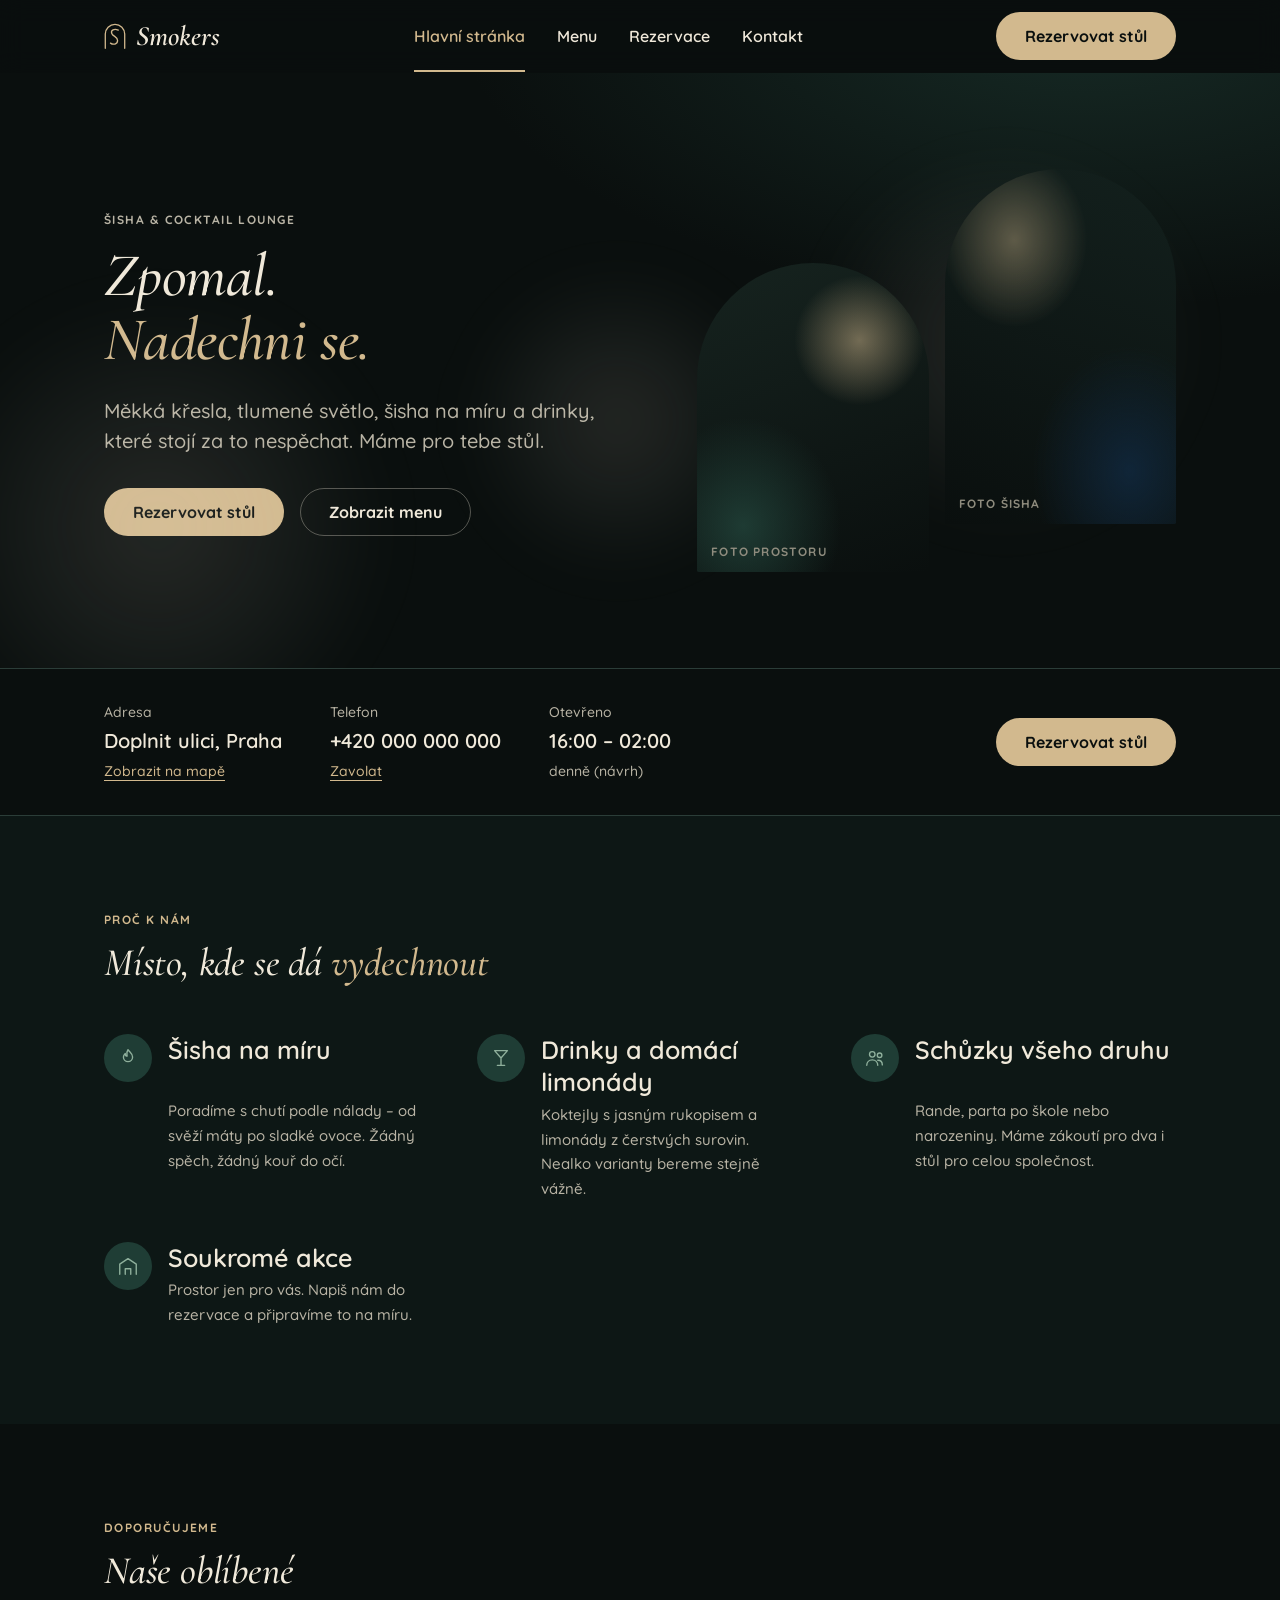
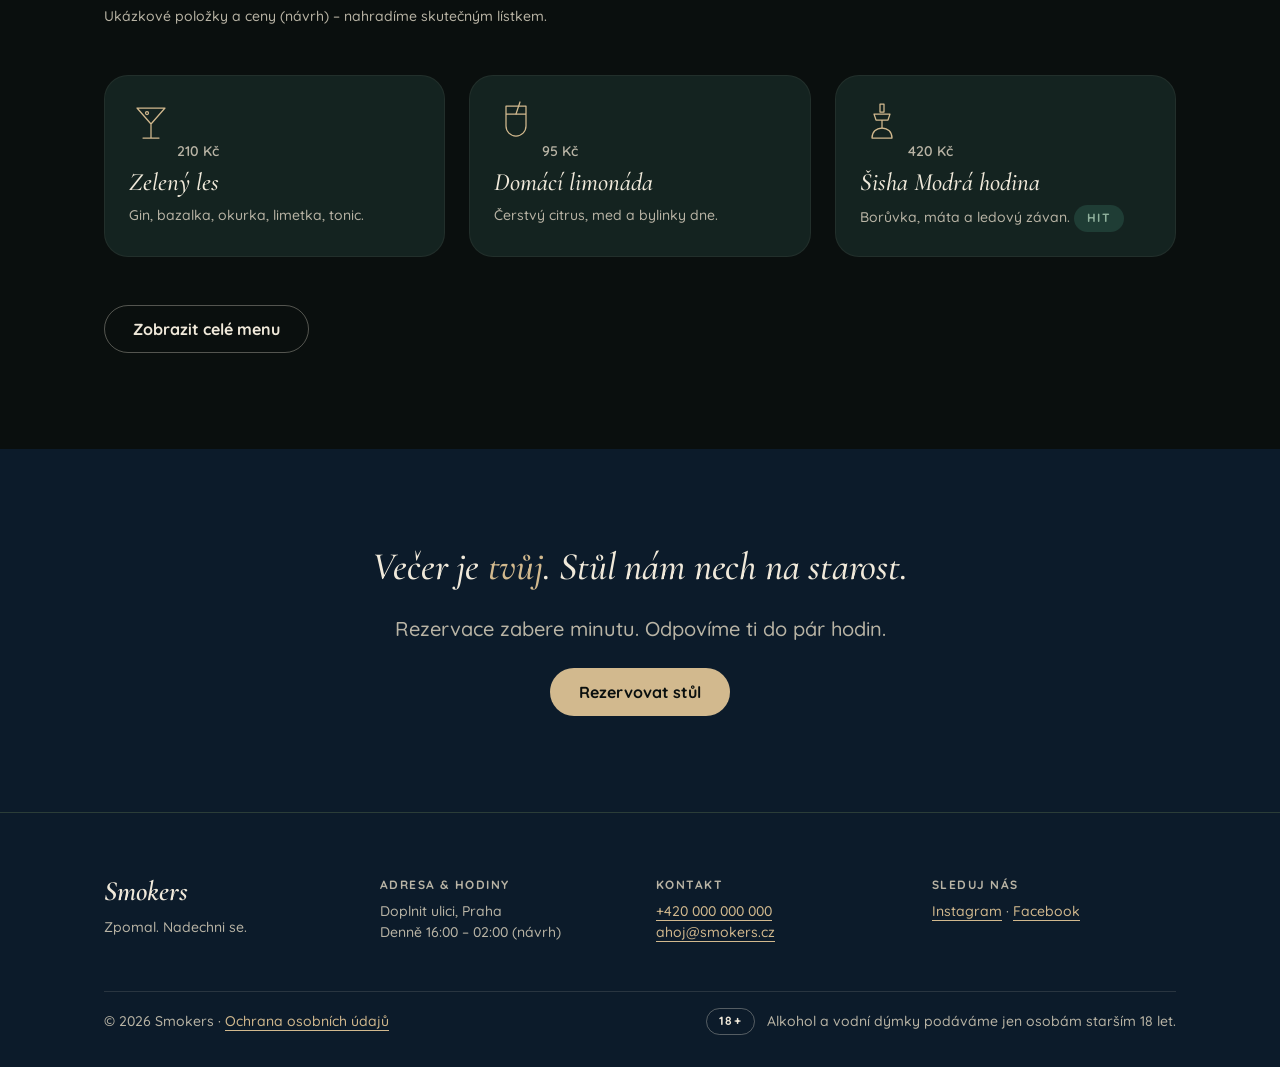
<file: index.html>
<!doctype html>
<html lang="cs" class="no-js">
<head>
<meta charset="utf-8">
<meta name="viewport" content="width=device-width, initial-scale=1">
<title>Smokers – Šisha &amp; cocktail lounge</title>
<meta name="description" content="Smokers: klidný šisha a cocktail lounge. Zpomal, nadechni se a rezervuj si stůl.">
<meta name="theme-color" content="#0A0F0E">
<link rel="icon" href="favicon.svg" type="image/svg+xml">
<link rel="preconnect" href="https://fonts.googleapis.com">
<link rel="preconnect" href="https://fonts.gstatic.com" crossorigin>
<link href="https://fonts.googleapis.com/css2?family=Cormorant+Garamond:ital,wght@1,500;1,600&family=Quicksand:wght@500;600;700&display=swap" rel="stylesheet">
<link rel="stylesheet" href="styles.css">
<script>document.documentElement.classList.remove('no-js')</script>
</head>
<body>
<a class="skip" href="#main">Přeskočit na obsah</a>

<header class="site-header">
  <div class="wrap bar">
    <a class="logo" href="index.html" aria-label="Smokers – domů">
      <svg width="22" height="26" viewBox="0 0 34 40" fill="none" stroke="#D2B98E" stroke-width="2" stroke-linecap="round" aria-hidden="true"><path d="M2 39V17a15 15 0 0 1 30 0v22"/><path d="M22 11c-6-3-12 0-10 5s9 5 9 11-7 7-11 4"/></svg>
      Smokers
    </a>
    <ul class="nav">
      <li><a href="index.html" aria-current="page">Hlavní stránka</a></li>
      <li><a href="menu.html">Menu</a></li>
      <li><a href="rezervace.html">Rezervace</a></li>
      <li><a href="#kontakt">Kontakt</a></li>
    </ul>
    <a class="btn btn-primary header-cta" href="rezervace.html">Rezervovat stůl</a>
    <button class="burger" aria-label="Otevřít menu" aria-expanded="false"><svg width="22" height="22" viewBox="0 0 24 24" fill="none" stroke="currentColor" stroke-width="1.5" stroke-linecap="round"><path d="M4 7h16M4 12h16M4 17h16"/></svg></button>
  </div>
</header>

<div class="mobile-menu" role="dialog" aria-label="Menu">
  <div class="top"><span class="logo">Smokers</span><button class="burger close" aria-label="Zavřít menu"><svg width="22" height="22" viewBox="0 0 24 24" fill="none" stroke="currentColor" stroke-width="1.5" stroke-linecap="round"><path d="M6 6l12 12M18 6L6 18"/></svg></button></div>
  <ul>
    <li><a href="index.html" aria-current="page">Hlavní stránka</a></li>
    <li><a href="menu.html">Menu</a></li>
    <li><a href="rezervace.html">Rezervace</a></li>
    <li><a href="#kontakt">Kontakt</a></li>
  </ul>
  <a class="btn btn-primary" href="rezervace.html">Rezervovat stůl</a>
</div>

<main id="main">
  <section class="hero" style="padding-bottom:var(--section-gap)">
    <div class="smoke" aria-hidden="true"><i></i><i></i><i></i></div>
    <div class="wrap inner">
      <div>
        <span class="caption accent">Šisha &amp; cocktail lounge</span>
        <h1>Zpomal.<br><span class="accent">Nadechni se.</span></h1>
        <p class="lead">Měkká křesla, tlumené světlo, šisha na míru a drinky, které stojí za to nespěchat. Máme pro tebe stůl.</p>
        <div class="btn-row">
          <a class="btn btn-primary" href="rezervace.html">Rezervovat stůl</a>
          <a class="btn btn-secondary" href="menu.html">Zobrazit menu</a>
        </div>
      </div>
      <div class="hero-photos" aria-hidden="true">
        <div class="ph arch"><span>Foto prostoru</span></div>
        <div class="ph arch v2"><span>Foto šisha</span></div>
      </div>
    </div>
  </section>

  <div class="info-bar">
    <div class="wrap info-row">
      <div class="blk"><span class="lbl">Adresa</span><span class="val">Doplnit ulici, Praha</span><span class="small"><a href="#kontakt">Zobrazit na mapě</a></span></div>
      <div class="blk"><span class="lbl">Telefon</span><span class="val">+420 000 000 000</span><span class="small"><a href="tel:+420000000000">Zavolat</a></span></div>
      <div class="blk"><span class="lbl">Otevřeno</span><span class="val">16:00 – 02:00</span><span class="small">denně (návrh)</span></div>
      <a class="btn btn-primary" href="rezervace.html">Rezervovat stůl</a>
    </div>
  </div>

  <section class="alt">
    <div class="wrap">
      <div class="sec-head reveal"><span class="caption">Proč k nám</span><h2>Místo, kde se dá <span class="accent">vydechnout</span></h2></div>
      <div class="grid g2" style="gap:40px 48px">
        <div class="feat reveal"><div class="ic"><svg width="22" height="22" viewBox="0 0 24 24" fill="none" stroke="currentColor" stroke-width="1.5" stroke-linecap="round" stroke-linejoin="round"><path d="M12 3c2 3 5 4 5 8a5 5 0 0 1-10 0c0-2 1-3 2-4 0 2 1 3 2 3 0-3-1-4 1-7z"/></svg></div><h3>Šisha na míru</h3><p>Poradíme s chutí podle nálady – od svěží máty po sladké ovoce. Žádný spěch, žádný kouř do očí.</p></div>
        <div class="feat reveal"><div class="ic"><svg width="22" height="22" viewBox="0 0 24 24" fill="none" stroke="currentColor" stroke-width="1.5" stroke-linecap="round" stroke-linejoin="round"><path d="M5 4h14l-7 8zM12 12v8M8 20h8"/></svg></div><h3>Drinky a domácí limonády</h3><p>Koktejly s jasným rukopisem a limonády z čerstvých surovin. Nealko varianty bereme stejně vážně.</p></div>
        <div class="feat reveal"><div class="ic"><svg width="22" height="22" viewBox="0 0 24 24" fill="none" stroke="currentColor" stroke-width="1.5" stroke-linecap="round" stroke-linejoin="round"><circle cx="9" cy="8" r="3"/><circle cx="17" cy="9" r="2.5"/><path d="M3 20c0-3.5 2.5-6 6-6s6 2.5 6 6M15 14.5c3 0 5 2 5 5"/></svg></div><h3>Schůzky všeho druhu</h3><p>Rande, parta po škole nebo narozeniny. Máme zákoutí pro dva i stůl pro celou společnost.</p></div>
        <div class="feat reveal"><div class="ic"><svg width="22" height="22" viewBox="0 0 24 24" fill="none" stroke="currentColor" stroke-width="1.5" stroke-linecap="round" stroke-linejoin="round"><path d="M3 21V10l9-6 9 6v11M9 21v-6h6v6"/></svg></div><h3>Soukromé akce</h3><p>Prostor jen pro vás. Napiš nám do rezervace a připravíme to na míru.</p></div>
      </div>
    </div>
  </section>

  <section>
    <div class="wrap">
      <div class="sec-head reveal"><span class="caption">Doporučujeme</span><h2>Naše oblíbené</h2><p class="small">Ukázkové položky a ceny (návrh) – nahradíme skutečným lístkem.</p></div>
      <div class="grid g3">
        <article class="card reveal">
          <svg class="ill" viewBox="0 0 44 44" fill="none" stroke="#D2B98E" stroke-width="1.25" stroke-linecap="round" stroke-linejoin="round" aria-hidden="true"><path d="M8 8h28L22 24zM22 24v14M14 38h16"/><circle cx="18" cy="13" r="1.5"/></svg>
          <span class="price">210 Kč</span><h3 class="drink">Zelený les</h3><p class="small">Gin, bazalka, okurka, limetka, tonic.</p>
        </article>
        <article class="card reveal">
          <svg class="ill" viewBox="0 0 44 44" fill="none" stroke="#D2B98E" stroke-width="1.25" stroke-linecap="round" stroke-linejoin="round" aria-hidden="true"><path d="M12 6h20v20a10 10 0 0 1-20 0zM12 14h20"/><path d="M26 2l-4 12"/></svg>
          <span class="price">95 Kč</span><h3 class="drink">Domácí limonáda</h3><p class="small">Čerstvý citrus, med a bylinky dne.</p>
        </article>
        <article class="card reveal">
          <svg class="ill" viewBox="0 0 44 44" fill="none" stroke="#D2B98E" stroke-width="1.25" stroke-linecap="round" stroke-linejoin="round" aria-hidden="true"><path d="M20 4h4v8h-4zM14 14h16l-2 6H16zM22 20v8"/><path d="M12 38c0-6 4-10 10-10s10 4 10 10z"/></svg>
          <span class="price">420 Kč</span><h3 class="drink">Šisha Modrá hodina</h3><p class="small">Borůvka, máta a ledový závan. <span class="badge forest">Hit</span></p>
        </article>
      </div>
      <div style="margin-top:var(--space-7)"><a class="btn btn-secondary" href="menu.html">Zobrazit celé menu</a></div>
    </div>
  </section>

  <section class="navy">
    <div class="wrap" style="display:grid;gap:24px;max-width:760px;text-align:center;justify-items:center">
      <h2 class="reveal">Večer je <span class="accent">tvůj</span>. Stůl nám nech na starost.</h2>
      <p class="lead reveal">Rezervace zabere minutu. Odpovíme ti do pár hodin.</p>
      <a class="btn btn-primary reveal" href="rezervace.html">Rezervovat stůl</a>
    </div>
  </section>
</main>

<footer class="site-footer" id="kontakt">
  <div class="wrap">
    <div class="cols">
      <div><a class="logo" href="index.html">Smokers</a><p class="small" style="margin-top:12px">Zpomal. Nadechni se.</p></div>
      <div><p class="caption">Adresa &amp; hodiny</p><p class="small">Doplnit ulici, Praha<br>Denně 16:00 – 02:00 (návrh)</p></div>
      <div><p class="caption">Kontakt</p><p class="small"><a href="tel:+420000000000">+420 000 000 000</a><br><a href="mailto:ahoj@smokers.cz">ahoj@smokers.cz</a></p></div>
      <div><p class="caption">Sleduj nás</p><p class="small"><a href="#">Instagram</a> · <a href="#">Facebook</a></p></div>
    </div>
    <div class="bottom"><span class="small">© 2026 Smokers · <a href="#">Ochrana osobních údajů</a></span><span style="display:flex;gap:12px;align-items:center"><span class="badge age">18+</span><span class="small">Alkohol a vodní dýmky podáváme jen osobám starším 18 let.</span></span></div>
  </div>
</footer>
<script src="main.js"></script>
</body>
</html>
</file>
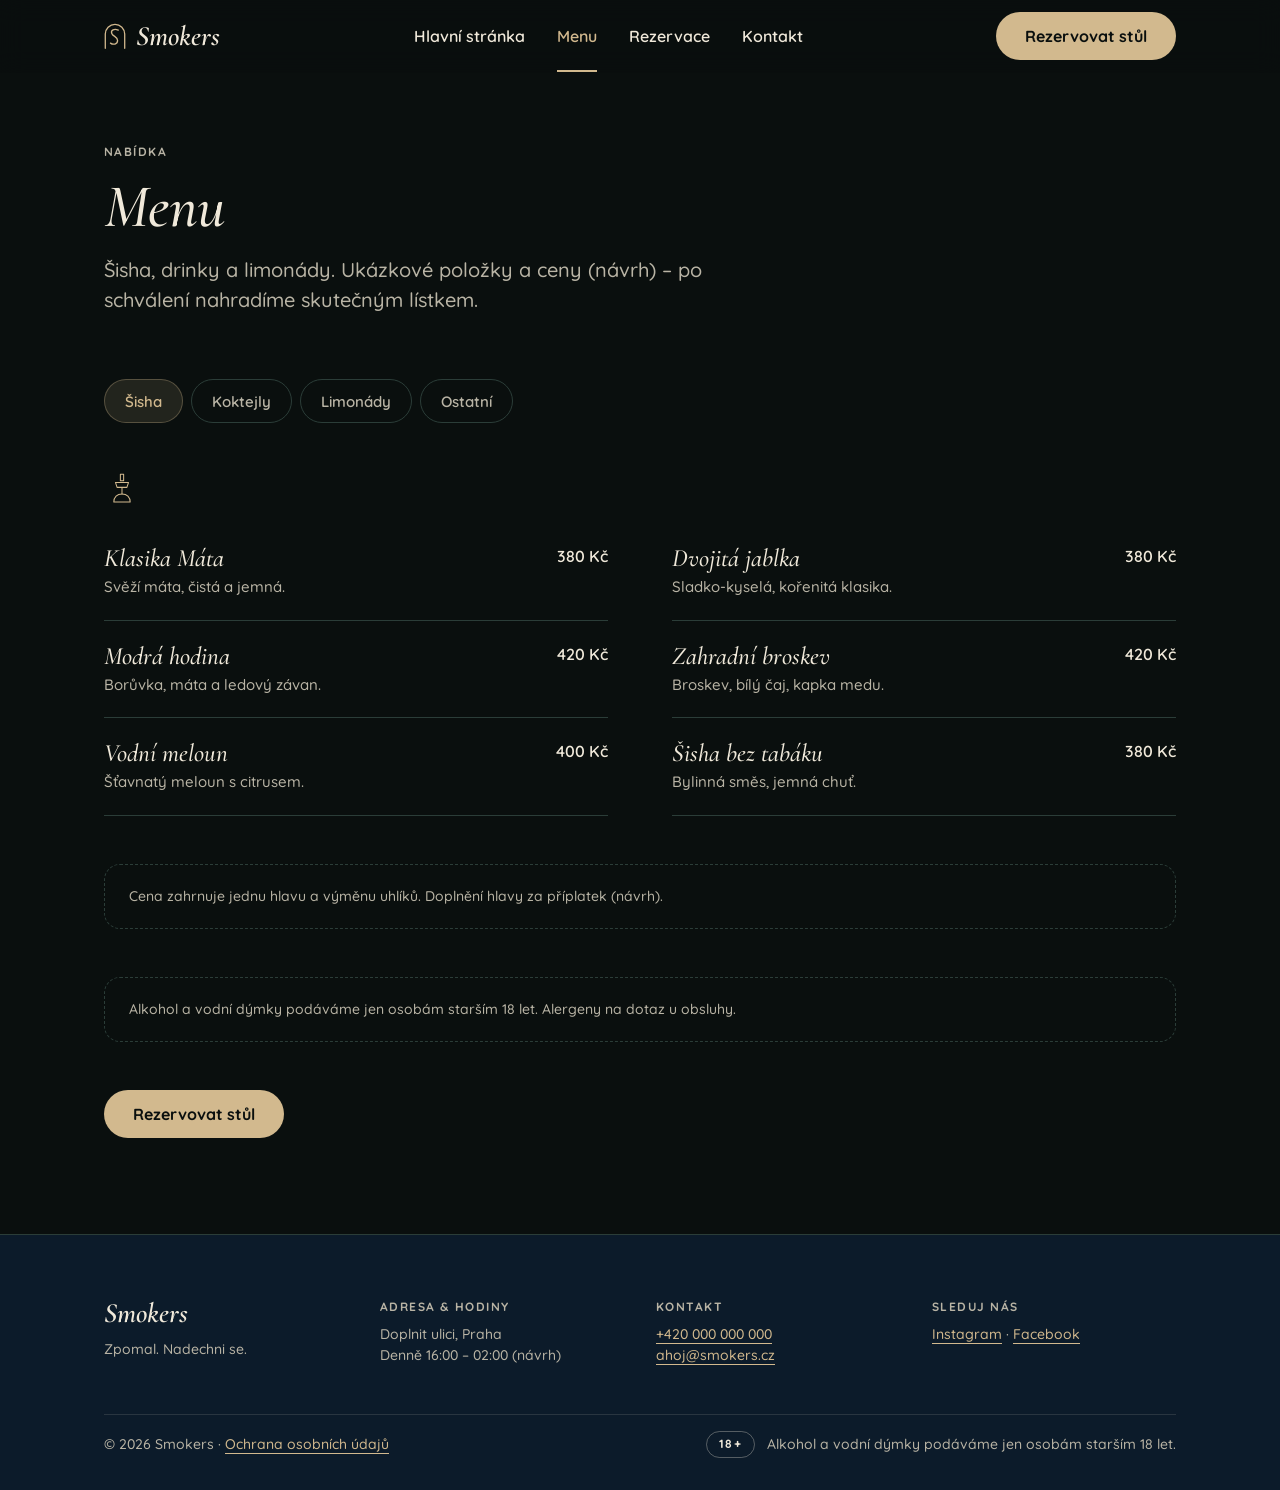
<file: menu.html>
<!doctype html>
<html lang="cs" class="no-js">
<head>
<meta charset="utf-8">
<meta name="viewport" content="width=device-width, initial-scale=1">
<title>Menu – Smokers</title>
<meta name="description" content="Šisha, koktejly a domácí limonády v Smokers.">
<meta name="theme-color" content="#0A0F0E">
<link rel="icon" href="favicon.svg" type="image/svg+xml">
<link rel="preconnect" href="https://fonts.googleapis.com">
<link rel="preconnect" href="https://fonts.gstatic.com" crossorigin>
<link href="https://fonts.googleapis.com/css2?family=Cormorant+Garamond:ital,wght@1,500;1,600&family=Quicksand:wght@500;600;700&display=swap" rel="stylesheet">
<link rel="stylesheet" href="styles.css">
<script>document.documentElement.classList.remove('no-js')</script>
</head>
<body>
<a class="skip" href="#main">Přeskočit na obsah</a>

<header class="site-header">
  <div class="wrap bar">
    <a class="logo" href="index.html" aria-label="Smokers – domů">
      <svg width="22" height="26" viewBox="0 0 34 40" fill="none" stroke="#D2B98E" stroke-width="2" stroke-linecap="round" aria-hidden="true"><path d="M2 39V17a15 15 0 0 1 30 0v22"/><path d="M22 11c-6-3-12 0-10 5s9 5 9 11-7 7-11 4"/></svg>
      Smokers
    </a>
    <ul class="nav">
      <li><a href="index.html">Hlavní stránka</a></li>
      <li><a href="menu.html" aria-current="page">Menu</a></li>
      <li><a href="rezervace.html">Rezervace</a></li>
      <li><a href="index.html#kontakt">Kontakt</a></li>
    </ul>
    <a class="btn btn-primary header-cta" href="rezervace.html">Rezervovat stůl</a>
    <button class="burger" aria-label="Otevřít menu" aria-expanded="false"><svg width="22" height="22" viewBox="0 0 24 24" fill="none" stroke="currentColor" stroke-width="1.5" stroke-linecap="round"><path d="M4 7h16M4 12h16M4 17h16"/></svg></button>
  </div>
</header>

<div class="mobile-menu" role="dialog" aria-label="Menu">
  <div class="top"><span class="logo">Smokers</span><button class="burger close" aria-label="Zavřít menu"><svg width="22" height="22" viewBox="0 0 24 24" fill="none" stroke="currentColor" stroke-width="1.5" stroke-linecap="round"><path d="M6 6l12 12M18 6L6 18"/></svg></button></div>
  <ul>
    <li><a href="index.html">Hlavní stránka</a></li>
    <li><a href="menu.html" aria-current="page">Menu</a></li>
    <li><a href="rezervace.html">Rezervace</a></li>
    <li><a href="index.html#kontakt">Kontakt</a></li>
  </ul>
  <a class="btn btn-primary" href="rezervace.html">Rezervovat stůl</a>
</div>

<main id="main">
<div class="wrap page-head">
  <span class="caption accent">Nabídka</span>
  <h1>Menu</h1>
  <p class="lead" style="max-width:52ch">Šisha, drinky a limonády. Ukázkové položky a ceny (návrh) – po schválení nahradíme skutečným lístkem.</p>
</div>
<section style="padding-top:var(--space-6)"><div class="wrap">
  <div class="tabs" role="tablist" aria-label="Kategorie menu">
    <button class="tab" role="tab" data-tab="sisha">Šisha</button>
    <button class="tab" role="tab" data-tab="koktejly">Koktejly</button>
    <button class="tab" role="tab" data-tab="limonady">Limonády</button>
    <button class="tab" role="tab" data-tab="ostatni">Ostatní</button>
  </div>
  <div class="panel" id="sisha" role="tabpanel"><svg class="ill" viewBox="0 0 44 44" fill="none" stroke="#D2B98E" stroke-width="1.25" stroke-linecap="round" stroke-linejoin="round" aria-hidden="true" style="width:36px;height:36px;margin-bottom:8px"><path d="M20 4h4v8h-4zM14 14h16l-2 6H16zM22 20v8"/><path d="M12 38c0-6 4-10 10-10s10 4 10 10z"/></svg><div class="menu-list"><div class="item"><h3>Klasika Máta</h3><span class="p">380 Kč</span><p>Svěží máta, čistá a jemná.</p></div><div class="item"><h3>Dvojitá jablka</h3><span class="p">380 Kč</span><p>Sladko-kyselá, kořenitá klasika.</p></div><div class="item"><h3>Modrá hodina</h3><span class="p">420 Kč</span><p>Borůvka, máta a ledový závan.</p></div><div class="item"><h3>Zahradní broskev</h3><span class="p">420 Kč</span><p>Broskev, bílý čaj, kapka medu.</p></div><div class="item"><h3>Vodní meloun</h3><span class="p">400 Kč</span><p>Šťavnatý meloun s citrusem.</p></div><div class="item"><h3>Šisha bez tabáku</h3><span class="p">380 Kč</span><p>Bylinná směs, jemná chuť.</p></div></div><p class="note">Cena zahrnuje jednu hlavu a výměnu uhlíků. Doplnění hlavy za příplatek (návrh).</p></div>
  <div class="panel" id="koktejly" role="tabpanel" hidden><svg class="ill" viewBox="0 0 44 44" fill="none" stroke="#D2B98E" stroke-width="1.25" stroke-linecap="round" stroke-linejoin="round" aria-hidden="true" style="width:36px;height:36px;margin-bottom:8px"><path d="M8 8h28L22 24zM22 24v14M14 38h16"/></svg><div class="menu-list"><div class="item"><h3>Zelený les</h3><span class="p">210 Kč</span><p>Gin, bazalka, okurka, limetka, tonic.</p></div><div class="item"><h3>Kouřový Old Fashioned</h3><span class="p">240 Kč</span><p>Bourbon, hořčiny, dubový kouř.</p></div><div class="item"><h3>Béžový sen</h3><span class="p">220 Kč</span><p>Rum, vanilka, kokos, espresso.</p></div><div class="item"><h3>Modrá noc</h3><span class="p">210 Kč</span><p>Vodka, borůvka, citron, soda.</p></div><div class="item"><h3>Aperol Spritz</h3><span class="p">190 Kč</span><p>Aperol, prosecco, soda, pomeranč.</p></div><div class="item"><h3>Gin &amp; Tonic</h3><span class="p">180 Kč</span><p>Gin dle výběru, tonic, bylinka.</p></div></div></div>
  <div class="panel" id="limonady" role="tabpanel" hidden><svg class="ill" viewBox="0 0 44 44" fill="none" stroke="#D2B98E" stroke-width="1.25" stroke-linecap="round" stroke-linejoin="round" aria-hidden="true" style="width:36px;height:36px;margin-bottom:8px"><path d="M12 6h20v20a10 10 0 0 1-20 0zM12 14h20"/><path d="M26 2l-4 12"/></svg><div class="menu-list"><div class="item"><h3>Domácí limonáda</h3><span class="p">95 Kč</span><p>Čerstvý citrus, med a bylinky dne.</p></div><div class="item"><h3>Lavender Fizz</h3><span class="p">105 Kč</span><p>Levandule, citron, soda.</p></div><div class="item"><h3>Zázvorová</h3><span class="p">105 Kč</span><p>Zázvor, limetka, třtinový cukr.</p></div><div class="item"><h3>Okurkovo-mátová</h3><span class="p">95 Kč</span><p>Okurka, máta, limetka.</p></div></div></div>
  <div class="panel" id="ostatni" role="tabpanel" hidden><svg class="ill" viewBox="0 0 44 44" fill="none" stroke="#D2B98E" stroke-width="1.25" stroke-linecap="round" stroke-linejoin="round" aria-hidden="true" style="width:36px;height:36px;margin-bottom:8px"><path d="M10 14h20v12a8 8 0 0 1-16 0M30 18h4a4 4 0 0 1 0 8h-4"/></svg><div class="menu-list"><div class="item"><h3>Točená Kofola 0,4 l</h3><span class="p">55 Kč</span><p></p></div><div class="item"><h3>Pivo čepované 0,5 l</h3><span class="p">65 Kč</span><p>Dva druhy, ptej se obsluhy.</p></div><div class="item"><h3>Čaj konvička</h3><span class="p">85 Kč</span><p>Výběr sypaných čajů.</p></div><div class="item"><h3>Espresso / Flat white</h3><span class="p">65 Kč</span><p></p></div></div></div>
  <p class="note" style="margin-top:var(--space-7)">Alkohol a vodní dýmky podáváme jen osobám starším 18 let. Alergeny na dotaz u obsluhy.</p>
  <div style="margin-top:var(--space-7)"><a class="btn btn-primary" href="rezervace.html">Rezervovat stůl</a></div>
</div></section>
</main>

<footer class="site-footer" id="kontakt">
  <div class="wrap">
    <div class="cols">
      <div><a class="logo" href="index.html">Smokers</a><p class="small" style="margin-top:12px">Zpomal. Nadechni se.</p></div>
      <div><p class="caption">Adresa &amp; hodiny</p><p class="small">Doplnit ulici, Praha<br>Denně 16:00 – 02:00 (návrh)</p></div>
      <div><p class="caption">Kontakt</p><p class="small"><a href="tel:+420000000000">+420 000 000 000</a><br><a href="mailto:ahoj@smokers.cz">ahoj@smokers.cz</a></p></div>
      <div><p class="caption">Sleduj nás</p><p class="small"><a href="#">Instagram</a> · <a href="#">Facebook</a></p></div>
    </div>
    <div class="bottom"><span class="small">© 2026 Smokers · <a href="#">Ochrana osobních údajů</a></span><span style="display:flex;gap:12px;align-items:center"><span class="badge age">18+</span><span class="small">Alkohol a vodní dýmky podáváme jen osobám starším 18 let.</span></span></div>
  </div>
</footer>
<script src="main.js"></script>
</body>
</html>
</file>
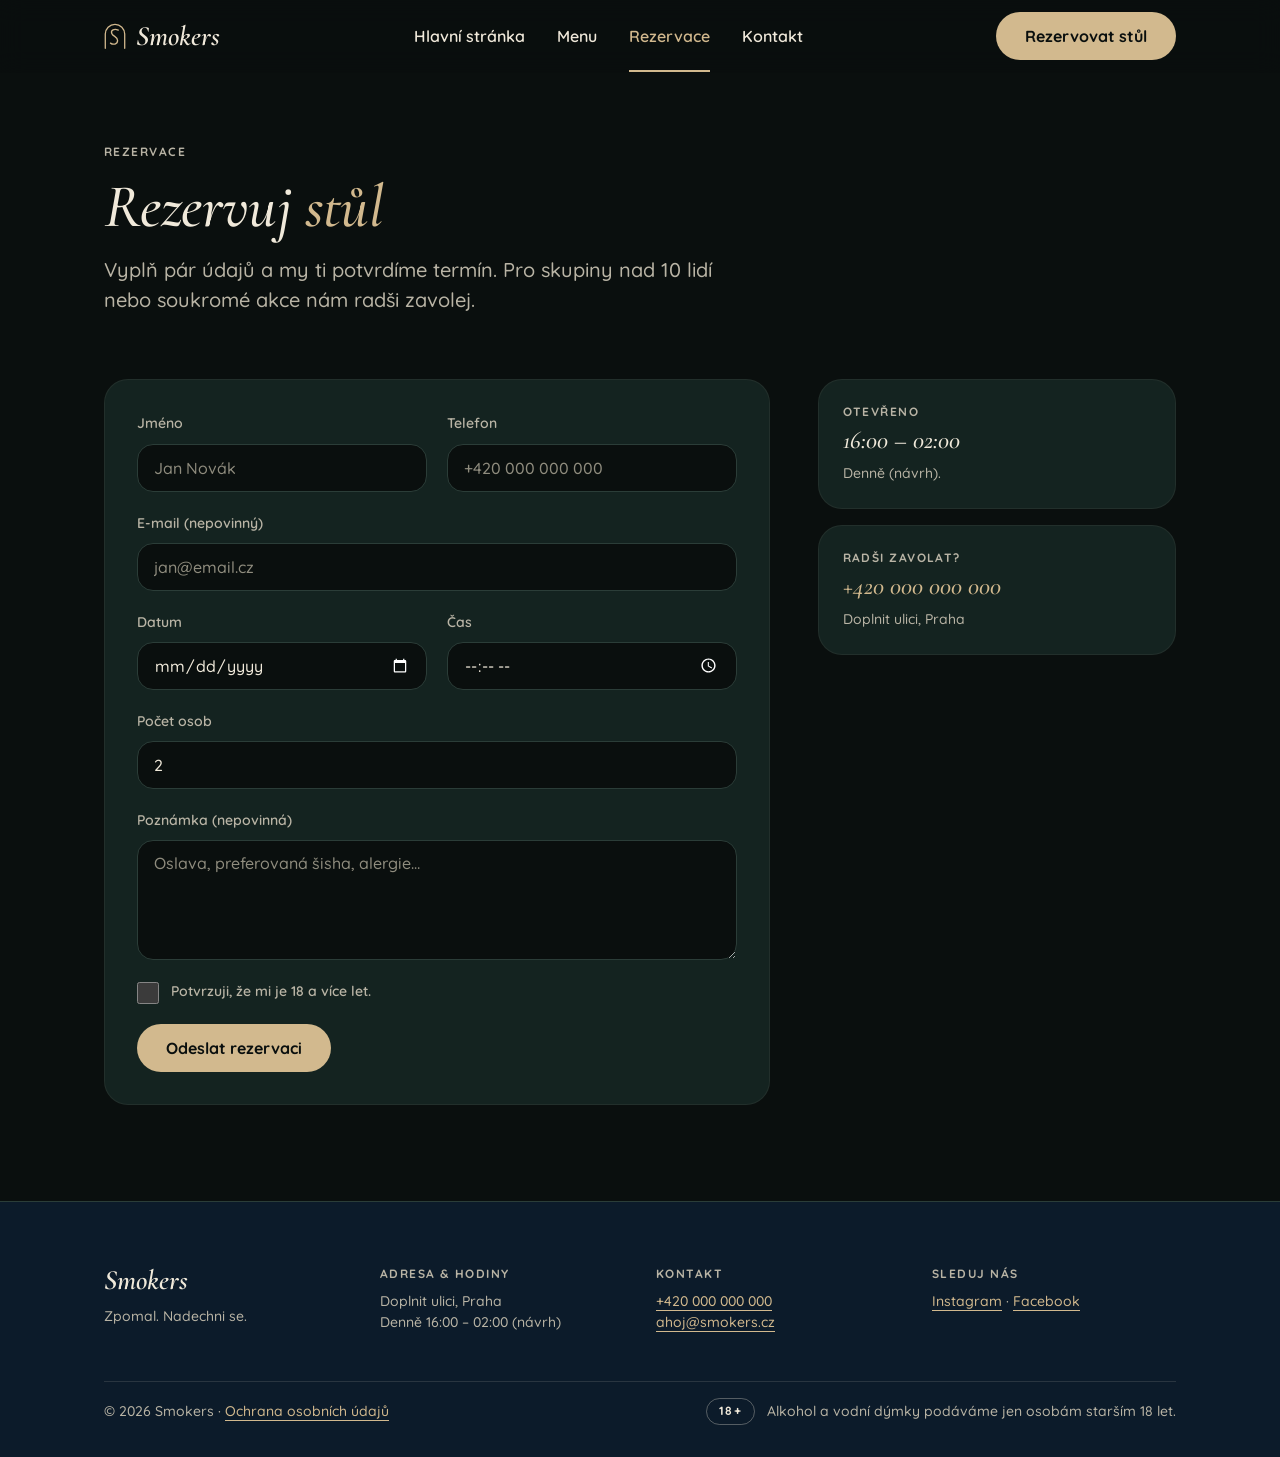
<file: rezervace.html>
<!doctype html>
<html lang="cs" class="no-js">
<head>
<meta charset="utf-8">
<meta name="viewport" content="width=device-width, initial-scale=1">
<title>Rezervace – Smokers</title>
<meta name="description" content="Rezervuj si stůl ve Smokers online.">
<meta name="theme-color" content="#0A0F0E">
<link rel="icon" href="favicon.svg" type="image/svg+xml">
<link rel="preconnect" href="https://fonts.googleapis.com">
<link rel="preconnect" href="https://fonts.gstatic.com" crossorigin>
<link href="https://fonts.googleapis.com/css2?family=Cormorant+Garamond:ital,wght@1,500;1,600&family=Quicksand:wght@500;600;700&display=swap" rel="stylesheet">
<link rel="stylesheet" href="styles.css">
<script>document.documentElement.classList.remove('no-js')</script>
</head>
<body>
<a class="skip" href="#main">Přeskočit na obsah</a>

<header class="site-header">
  <div class="wrap bar">
    <a class="logo" href="index.html" aria-label="Smokers – domů">
      <svg width="22" height="26" viewBox="0 0 34 40" fill="none" stroke="#D2B98E" stroke-width="2" stroke-linecap="round" aria-hidden="true"><path d="M2 39V17a15 15 0 0 1 30 0v22"/><path d="M22 11c-6-3-12 0-10 5s9 5 9 11-7 7-11 4"/></svg>
      Smokers
    </a>
    <ul class="nav">
      <li><a href="index.html">Hlavní stránka</a></li>
      <li><a href="menu.html">Menu</a></li>
      <li><a href="rezervace.html" aria-current="page">Rezervace</a></li>
      <li><a href="index.html#kontakt">Kontakt</a></li>
    </ul>
    <a class="btn btn-primary header-cta" href="rezervace.html">Rezervovat stůl</a>
    <button class="burger" aria-label="Otevřít menu" aria-expanded="false"><svg width="22" height="22" viewBox="0 0 24 24" fill="none" stroke="currentColor" stroke-width="1.5" stroke-linecap="round"><path d="M4 7h16M4 12h16M4 17h16"/></svg></button>
  </div>
</header>

<div class="mobile-menu" role="dialog" aria-label="Menu">
  <div class="top"><span class="logo">Smokers</span><button class="burger close" aria-label="Zavřít menu"><svg width="22" height="22" viewBox="0 0 24 24" fill="none" stroke="currentColor" stroke-width="1.5" stroke-linecap="round"><path d="M6 6l12 12M18 6L6 18"/></svg></button></div>
  <ul>
    <li><a href="index.html">Hlavní stránka</a></li>
    <li><a href="menu.html">Menu</a></li>
    <li><a href="rezervace.html" aria-current="page">Rezervace</a></li>
    <li><a href="index.html#kontakt">Kontakt</a></li>
  </ul>
  <a class="btn btn-primary" href="rezervace.html">Rezervovat stůl</a>
</div>

<main id="main">
<div class="wrap page-head">
  <span class="caption accent">Rezervace</span>
  <h1>Rezervuj <span class="accent">stůl</span></h1>
  <p class="lead" style="max-width:52ch">Vyplň pár údajů a my ti potvrdíme termín. Pro skupiny nad 10 lidí nebo soukromé akce nám radši zavolej.</p>
</div>
<section style="padding-top:var(--space-6)"><div class="wrap res-layout">
  <div>
    <form id="reservation" class="form-card" novalidate>
      <div class="form-grid">
        <div class="field"><label for="name">Jméno</label><input class="input" id="name" name="name" autocomplete="name" placeholder="Jan Novák" aria-describedby="name-err"><span class="err" id="name-err" role="alert"></span></div>
        <div class="field"><label for="phone">Telefon</label><input class="input" id="phone" name="phone" type="tel" autocomplete="tel" placeholder="+420 000 000 000" aria-describedby="phone-err"><span class="err" id="phone-err" role="alert"></span></div>
        <div class="field full"><label for="email">E-mail (nepovinný)</label><input class="input" id="email" name="email" type="email" autocomplete="email" placeholder="jan@email.cz" aria-describedby="email-err"><span class="err" id="email-err" role="alert"></span></div>
        <div class="field"><label for="date">Datum</label><input class="input" id="date" name="date" type="date" aria-describedby="date-err"><span class="err" id="date-err" role="alert"></span></div>
        <div class="field"><label for="time">Čas</label><input class="input" id="time" name="time" type="time" min="16:00" step="900" aria-describedby="time-err"><span class="err" id="time-err" role="alert"></span></div>
        <div class="field full"><label for="guests">Počet osob</label><input class="input" id="guests" name="guests" type="number" min="1" max="20" value="2" inputmode="numeric" aria-describedby="guests-err"><span class="err" id="guests-err" role="alert"></span></div>
        <div class="field full"><label for="note">Poznámka (nepovinná)</label><textarea class="input" id="note" name="note" placeholder="Oslava, preferovaná šisha, alergie…"></textarea></div>
        <div class="field full"><label class="check"><input type="checkbox" id="age" name="age"><span>Potvrzuji, že mi je 18 a více let.</span></label><span class="err" id="age-err" role="alert"></span></div>
        <div class="full"><button class="btn btn-primary" type="submit">Odeslat rezervaci</button></div>
      </div>
    </form>
    <div class="form-ok" role="status">
      <h2>Děkujeme, <span class="accent">máme to.</span></h2>
      <p id="summary" class="lead" style="color:var(--color-ink)"></p>
      <p class="small" style="margin-top:8px;color:var(--color-ink)">Ozveme se ti s potvrzením. (Ukázka – formulář zatím není napojený na server.)</p>
    </div>
  </div>
  <aside class="aside">
    <div class="card"><p class="caption">Otevřeno</p><p class="drink">16:00 – 02:00</p><p class="small">Denně (návrh).</p></div>
    <div class="card"><p class="caption">Radši zavolat?</p><p class="drink"><a href="tel:+420000000000" style="text-decoration:none">+420 000 000 000</a></p><p class="small">Doplnit ulici, Praha</p></div>
  </aside>
</div></section>
</main>

<footer class="site-footer" id="kontakt">
  <div class="wrap">
    <div class="cols">
      <div><a class="logo" href="index.html">Smokers</a><p class="small" style="margin-top:12px">Zpomal. Nadechni se.</p></div>
      <div><p class="caption">Adresa &amp; hodiny</p><p class="small">Doplnit ulici, Praha<br>Denně 16:00 – 02:00 (návrh)</p></div>
      <div><p class="caption">Kontakt</p><p class="small"><a href="tel:+420000000000">+420 000 000 000</a><br><a href="mailto:ahoj@smokers.cz">ahoj@smokers.cz</a></p></div>
      <div><p class="caption">Sleduj nás</p><p class="small"><a href="#">Instagram</a> · <a href="#">Facebook</a></p></div>
    </div>
    <div class="bottom"><span class="small">© 2026 Smokers · <a href="#">Ochrana osobních údajů</a></span><span style="display:flex;gap:12px;align-items:center"><span class="badge age">18+</span><span class="small">Alkohol a vodní dýmky podáváme jen osobám starším 18 let.</span></span></div>
  </div>
</footer>
<script src="main.js"></script>
</body>
</html>
</file>
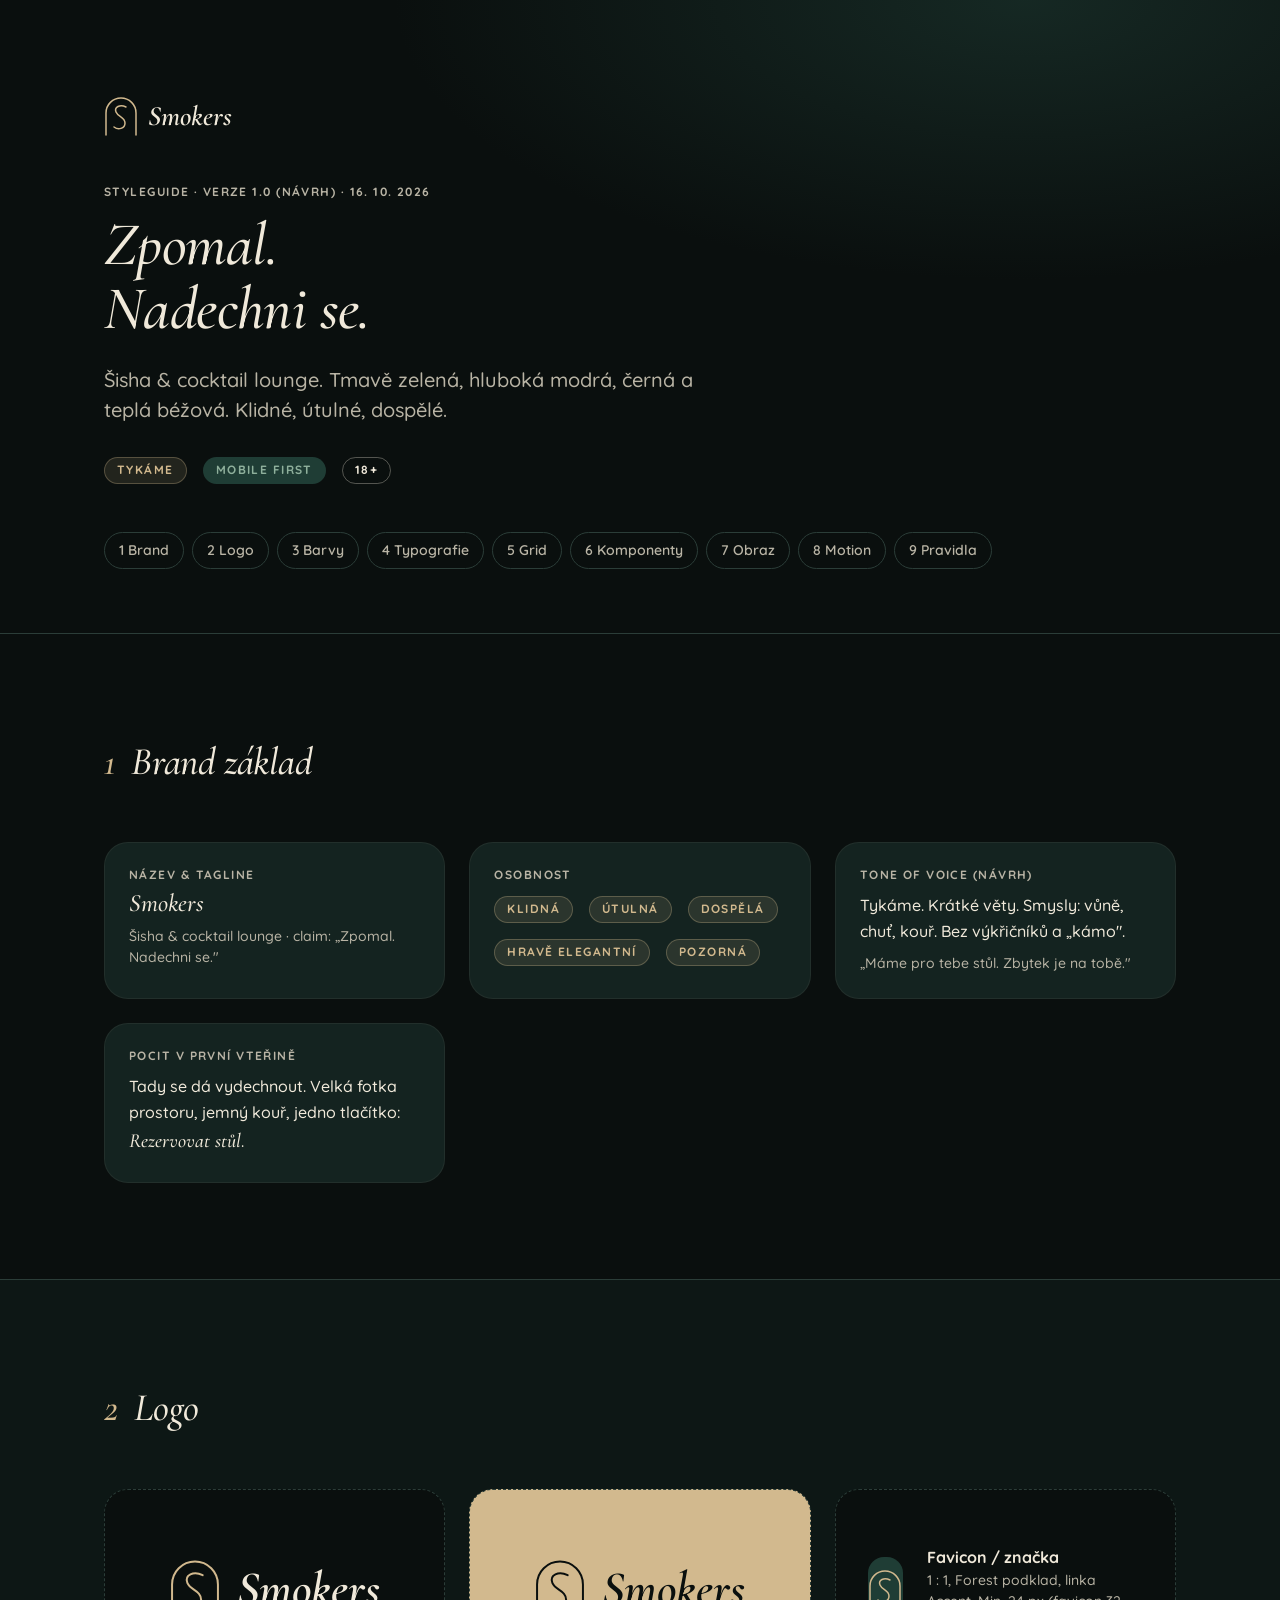
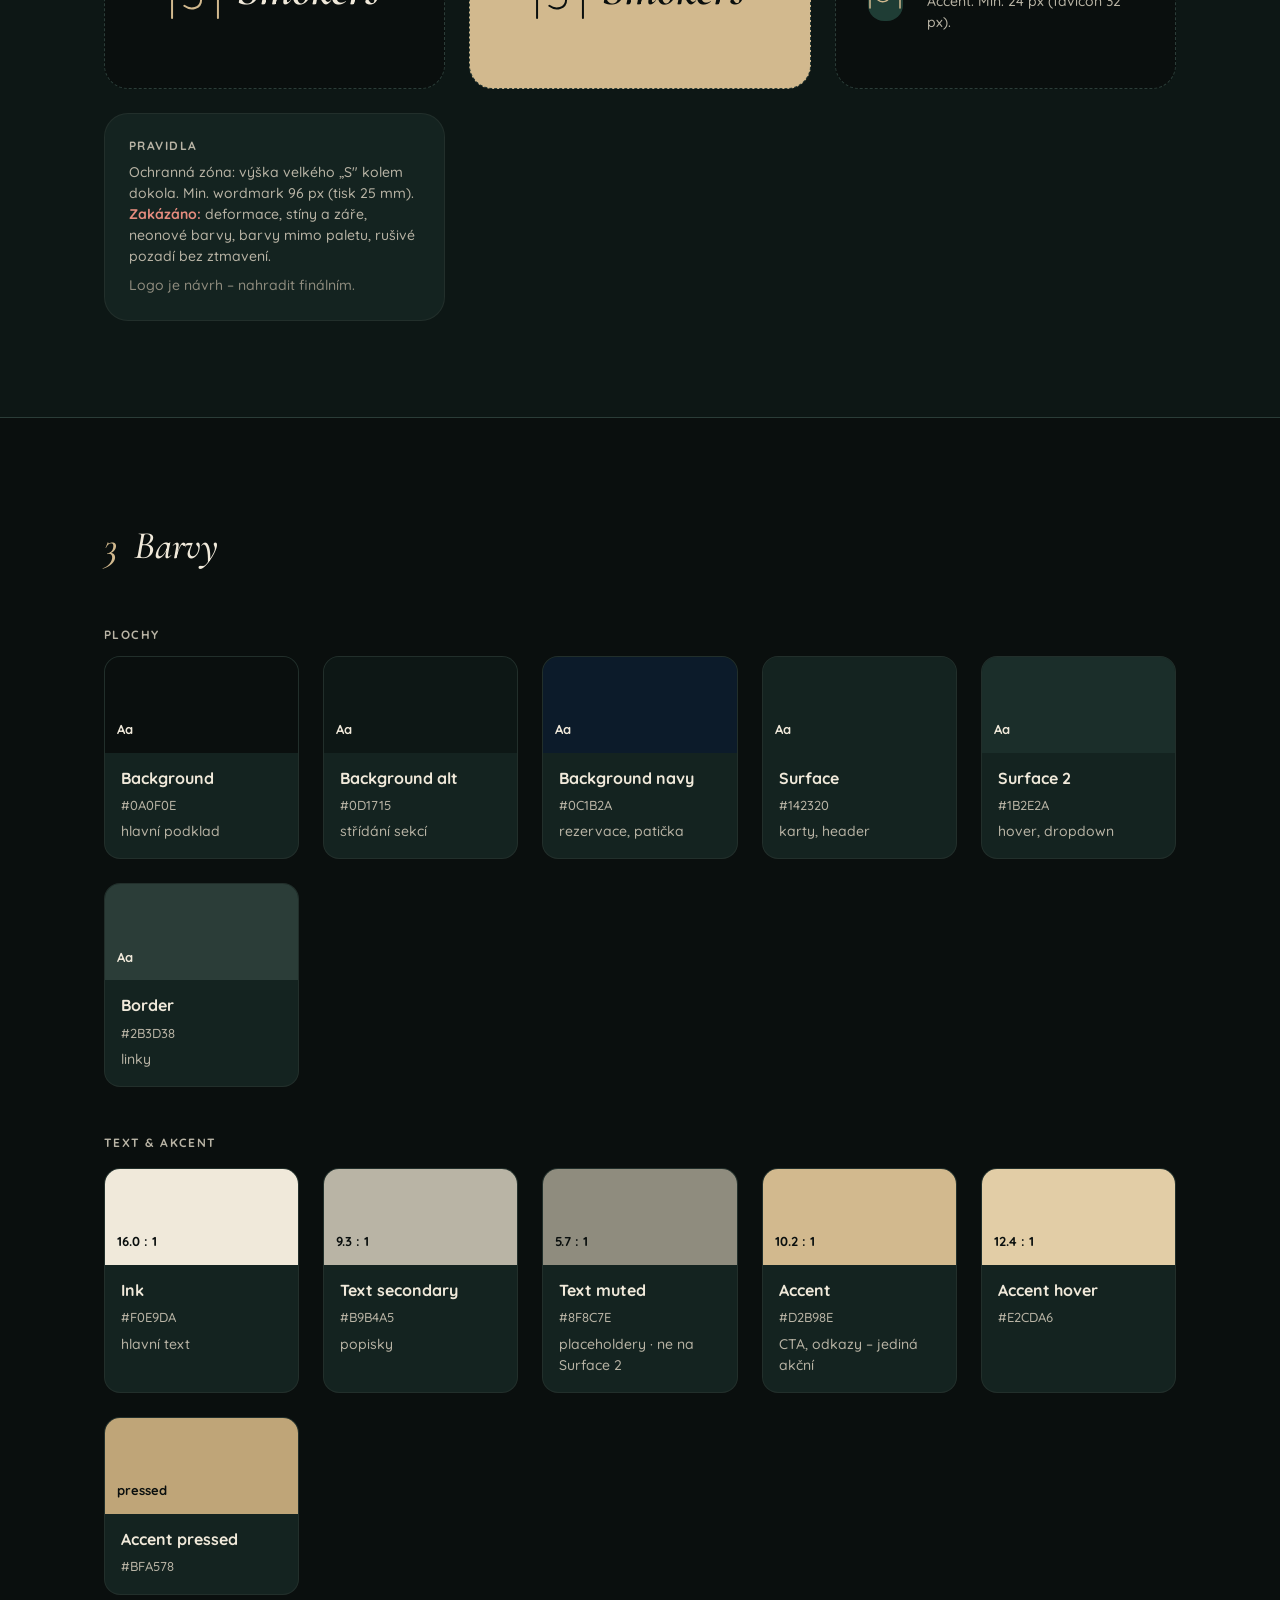
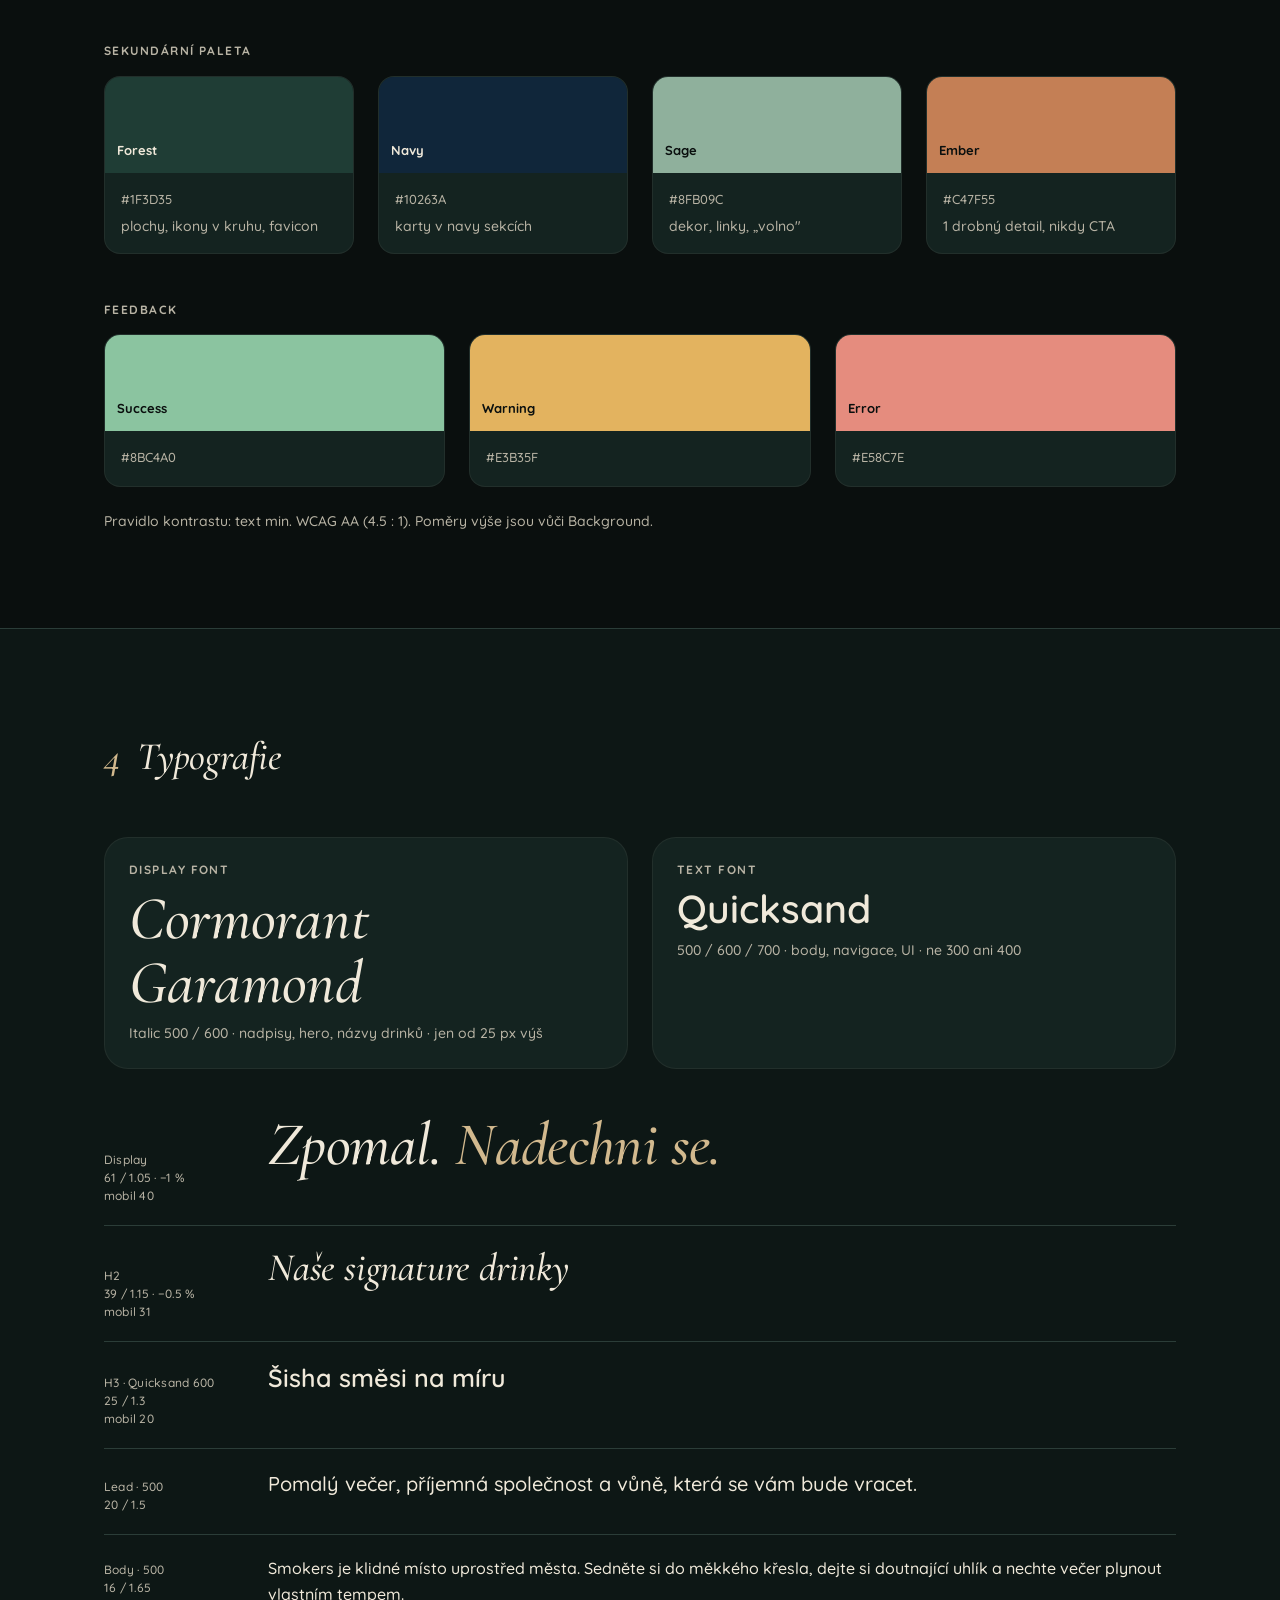
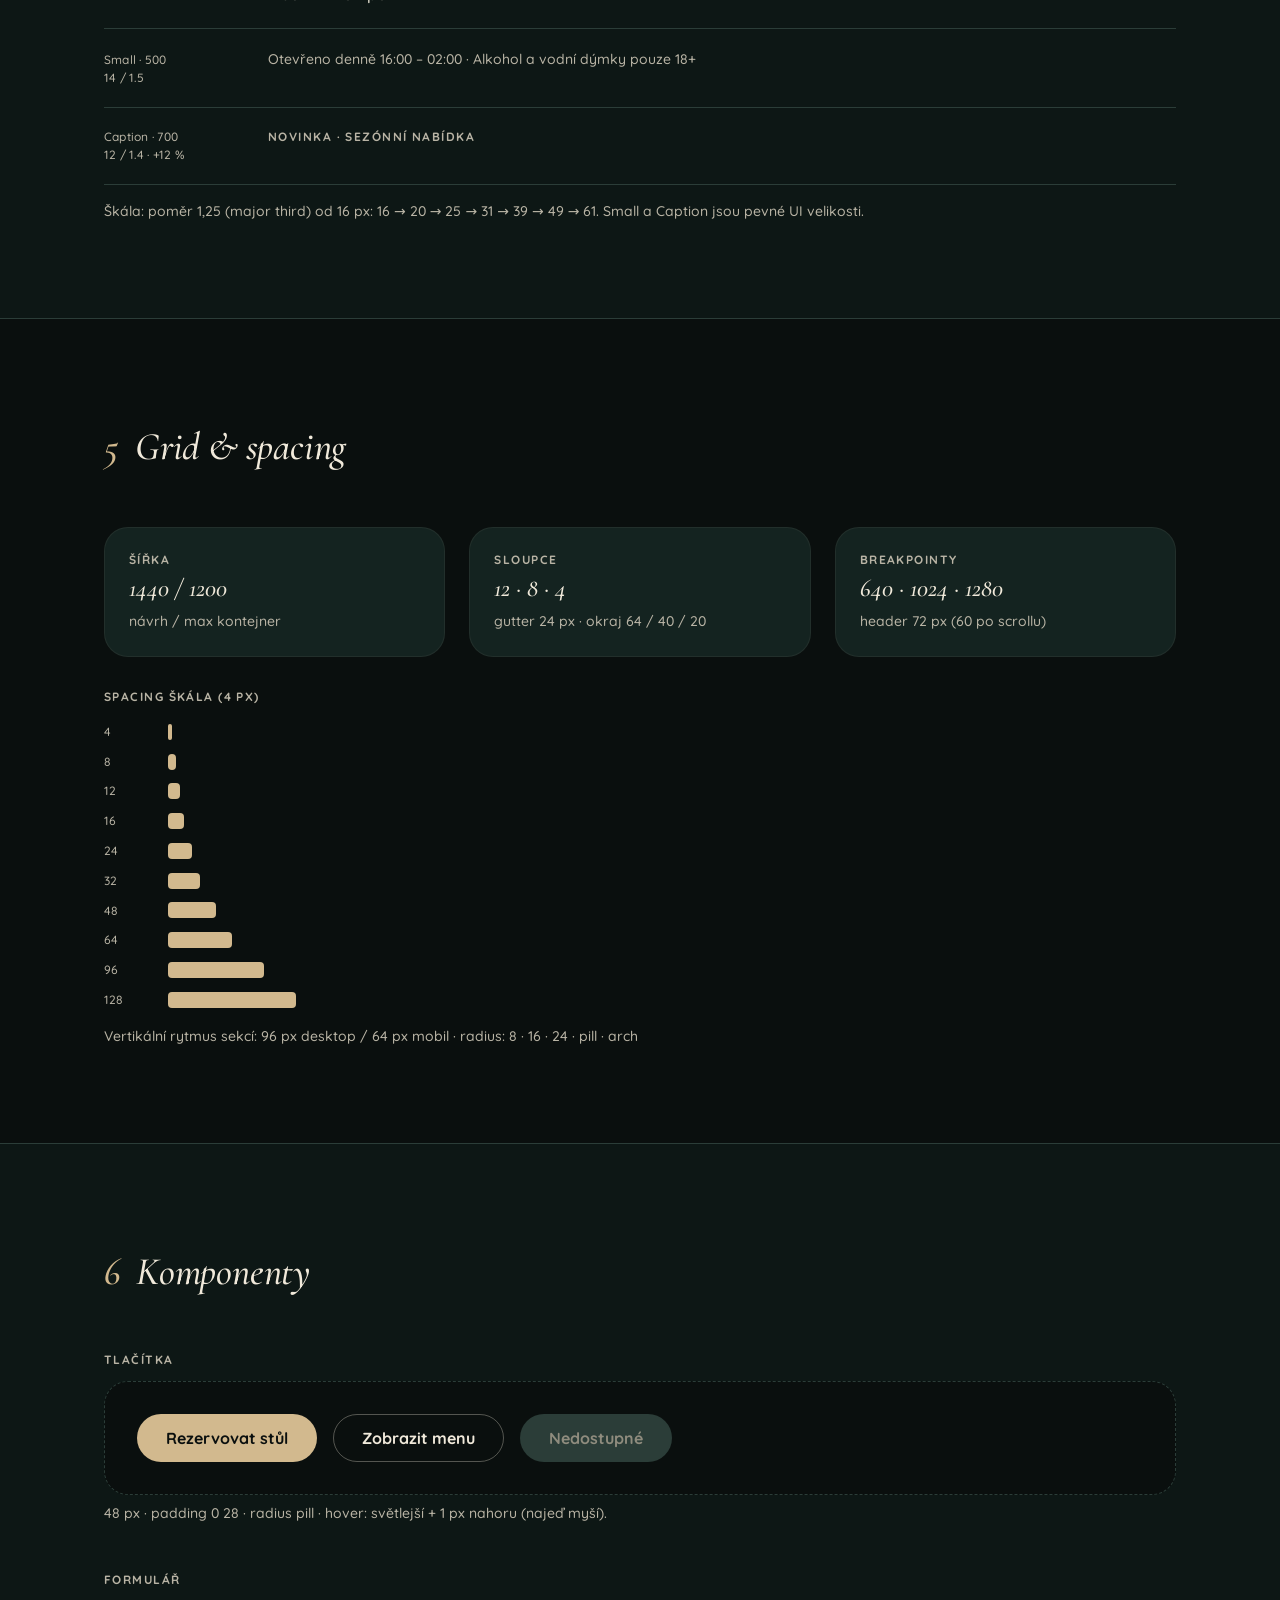
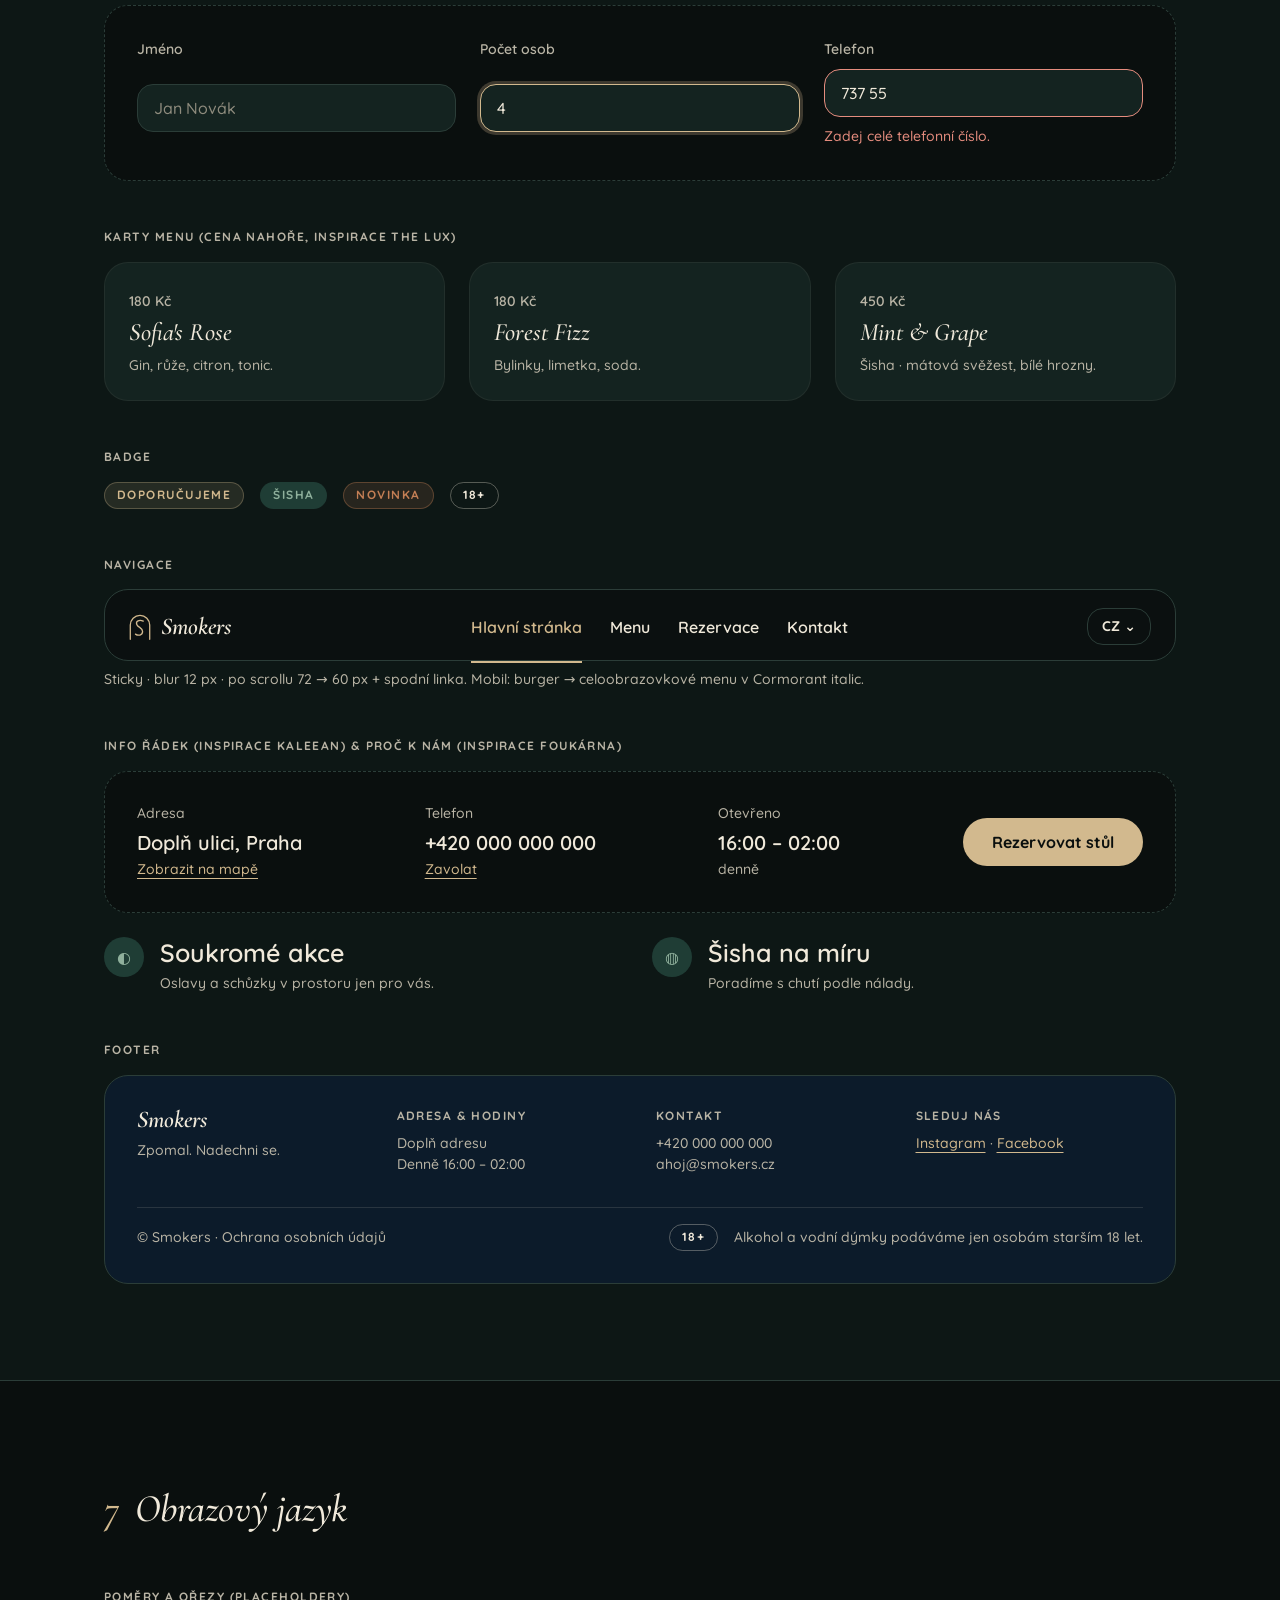
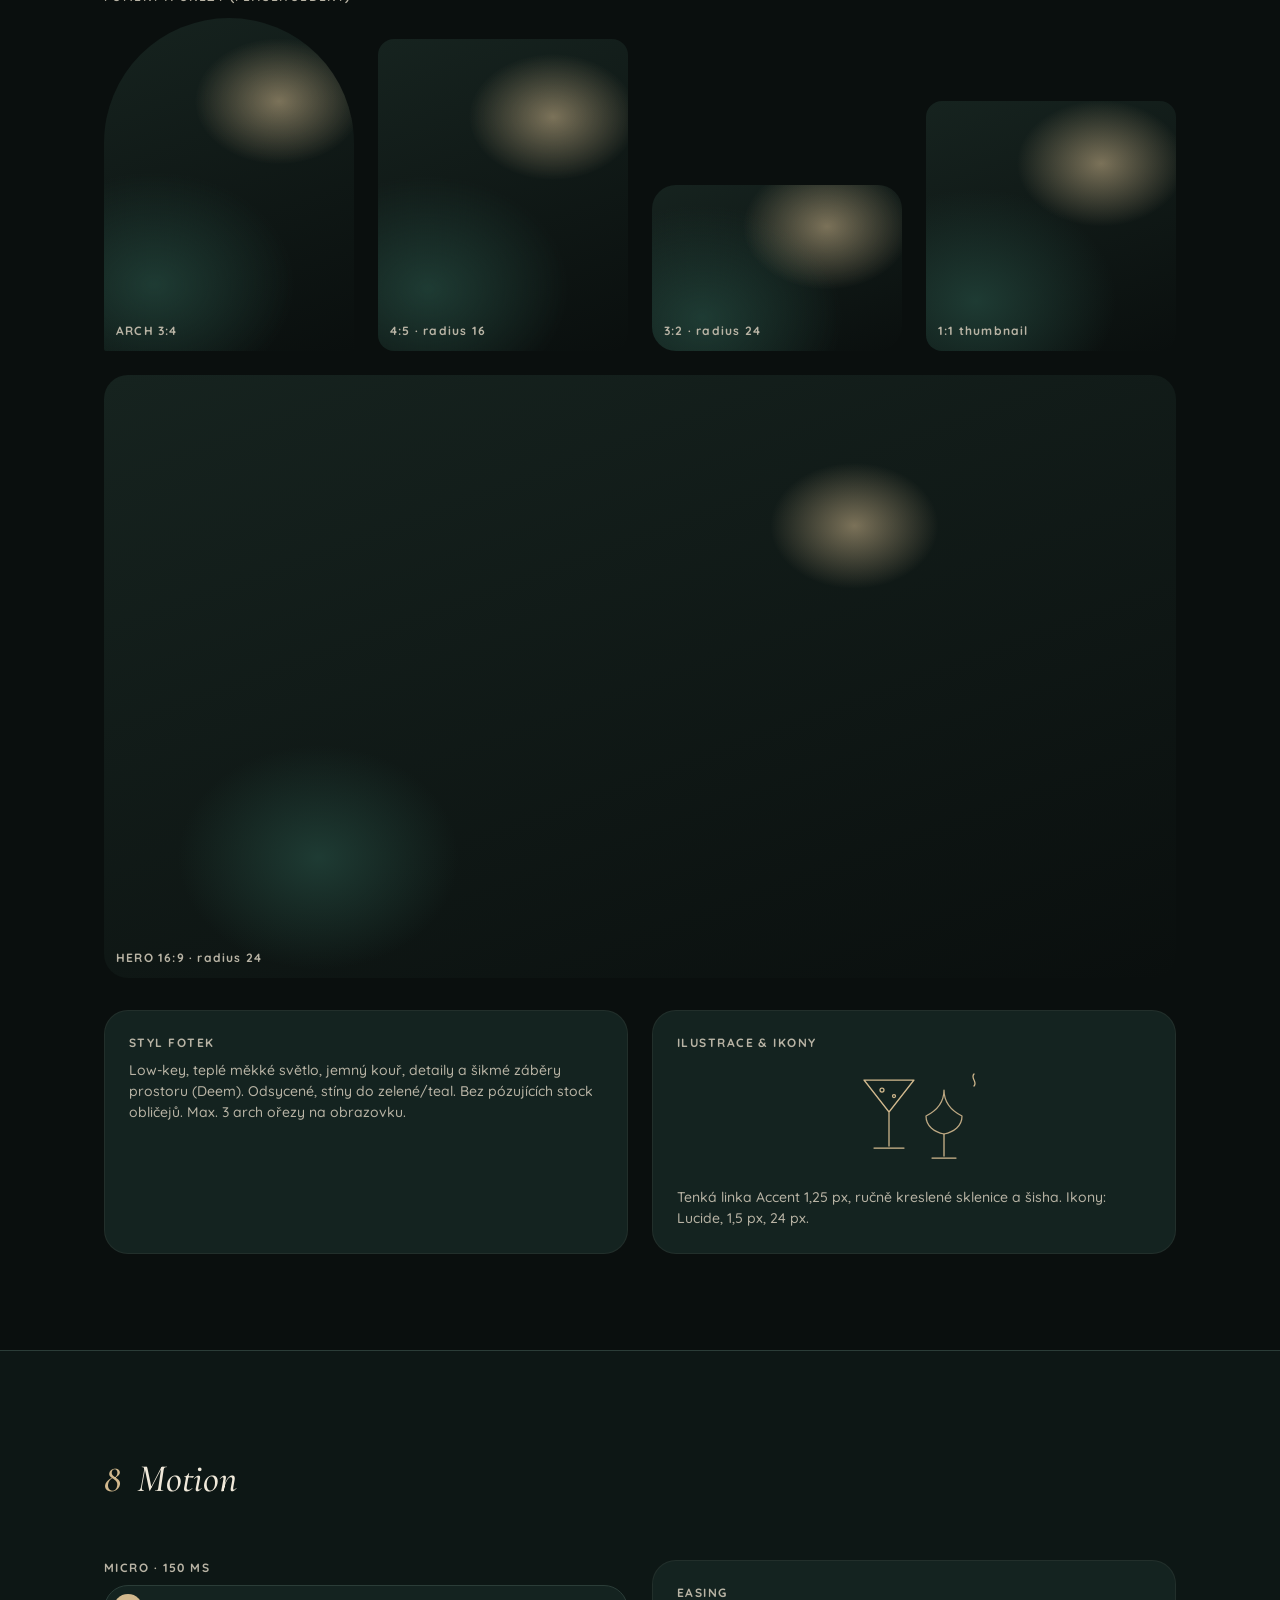
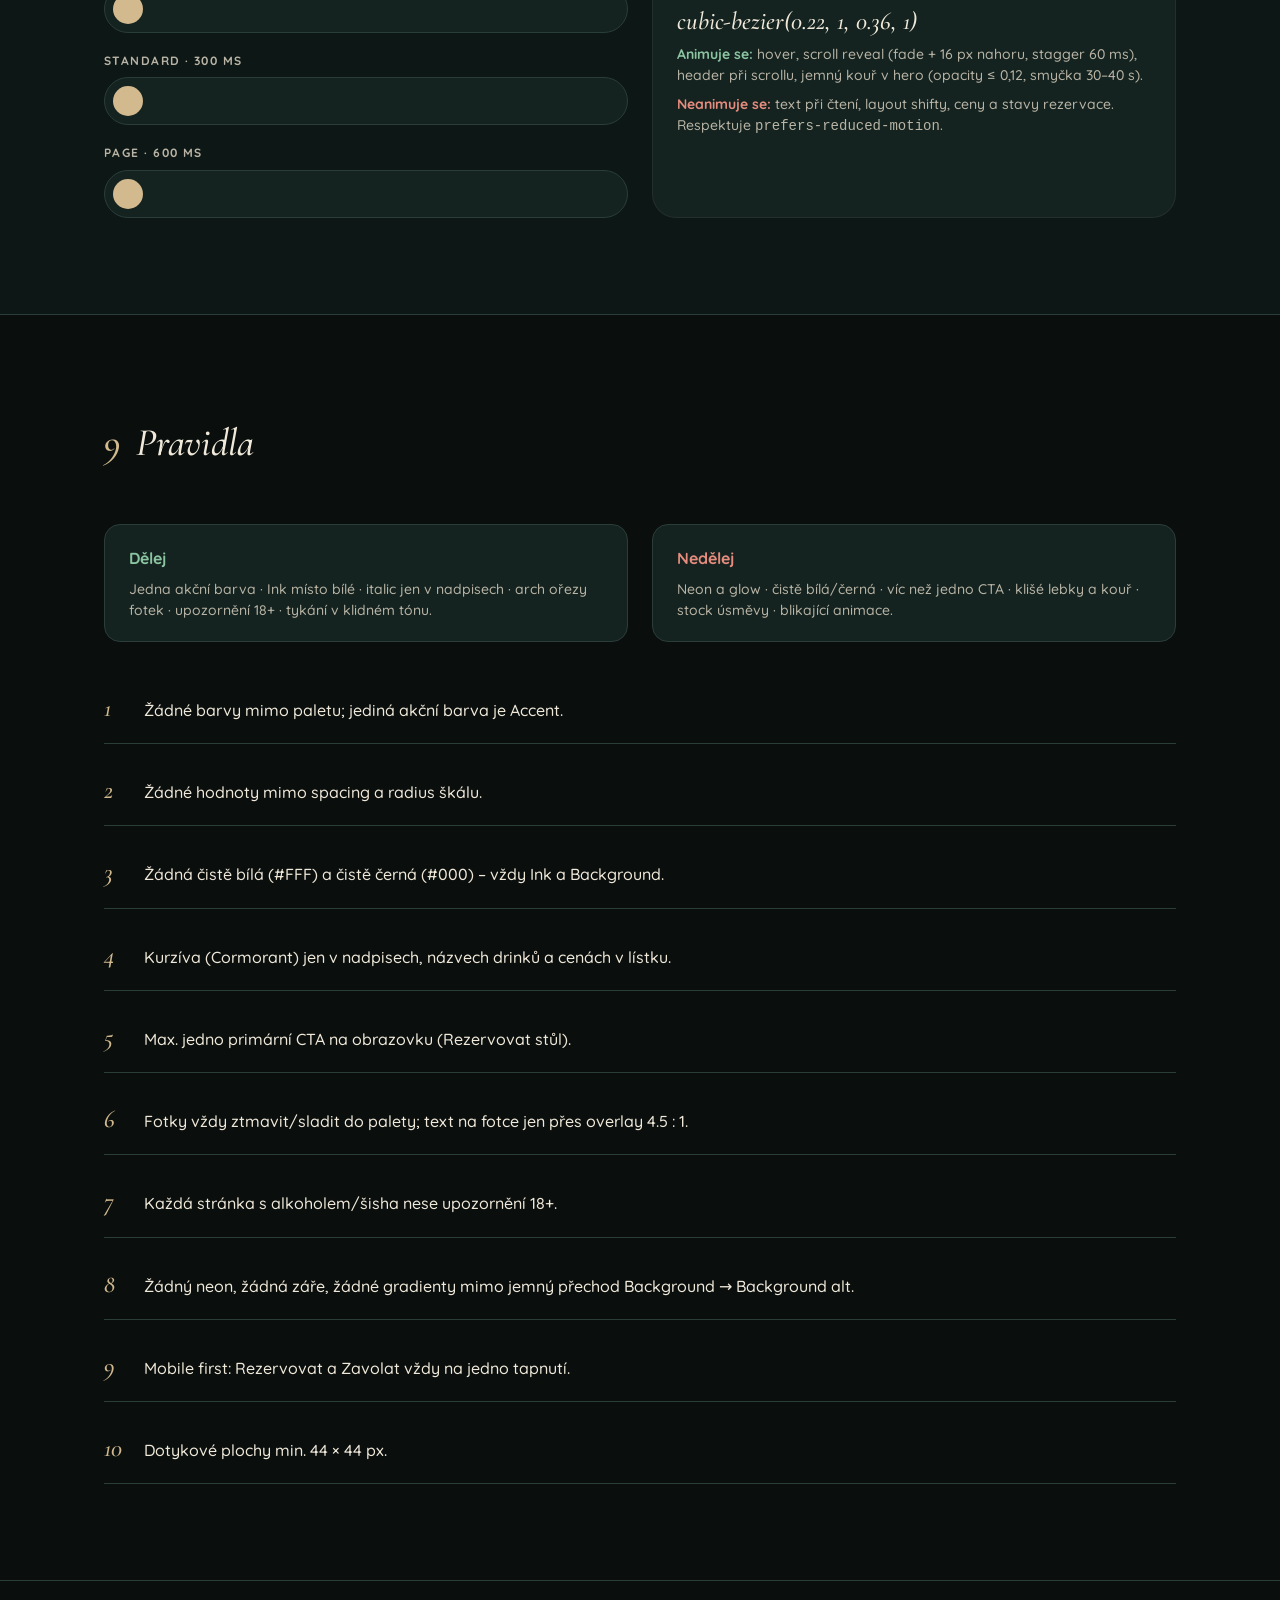
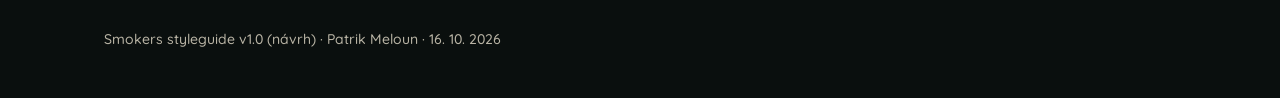
<file: styleguide/styleguide.html>
<!doctype html>
<html lang="cs">
<head>
<meta charset="utf-8">
<meta name="viewport" content="width=device-width, initial-scale=1">
<title>Smokers – Styleguide</title>
<link rel="preconnect" href="https://fonts.googleapis.com">
<link rel="preconnect" href="https://fonts.gstatic.com" crossorigin>
<link href="https://fonts.googleapis.com/css2?family=Cormorant+Garamond:ital,wght@1,500;1,600&family=Quicksand:wght@500;600;700&display=swap" rel="stylesheet">
<style>
:root{
  --color-bg:#0A0F0E;--color-bg-alt:#0D1715;--color-bg-navy:#0C1B2A;--color-surface:#142320;--color-surface-2:#1B2E2A;--color-border:#2B3D38;
  --color-ink:#F0E9DA;--color-text-2:#B9B4A5;--color-text-muted:#8F8C7E;
  --color-accent:#D2B98E;--color-accent-hover:#E2CDA6;--color-accent-pressed:#BFA578;--color-on-accent:#0A0F0E;
  --color-forest:#1F3D35;--color-navy:#10263A;--color-sage:#8FB09C;--color-ember:#C47F55;
  --color-success:#8BC4A0;--color-warning:#E3B35F;--color-error:#E58C7E;
  --line-soft:rgba(240,233,218,.06);--line-strong:rgba(240,233,218,.32);--accent-wash:rgba(210,185,142,.12);--accent-line:rgba(210,185,142,.30);--focus-ring:0 0 0 3px rgba(210,185,142,.25);
  --font-display:"Cormorant Garamond",Georgia,serif;--font-text:"Quicksand",system-ui,-apple-system,"Segoe UI",sans-serif;
  --fs-display:clamp(2.5rem,1.6rem + 3.6vw,3.8125rem);--fs-h2:clamp(1.9375rem,1.5rem + 1.5vw,2.4375rem);--fs-h3:clamp(1.25rem,1.1rem + .6vw,1.5625rem);--fs-lead:clamp(1.125rem,1.05rem + .3vw,1.25rem);
  --space-1:4px;--space-2:8px;--space-3:12px;--space-4:16px;--space-5:24px;--space-6:32px;--space-7:48px;--space-8:64px;--space-9:96px;--space-10:128px;
  --radius-sm:8px;--radius-md:16px;--radius-lg:24px;--radius-pill:999px;
  --ease:cubic-bezier(0.22,1,0.36,1);--dur-micro:150ms;--dur-standard:300ms;--dur-page:600ms;
  --page-margin:20px;--section-gap:64px;
}
@media(min-width:640px){:root{--page-margin:40px}}
@media(min-width:1024px){:root{--page-margin:64px;--section-gap:96px}}

*{box-sizing:border-box}
html{background:var(--color-bg);color-scheme:dark;scroll-behavior:smooth}
body{margin:0;background:var(--color-bg);color:var(--color-ink);font-family:var(--font-text);font-weight:500;font-size:16px;line-height:1.65;-webkit-font-smoothing:antialiased}
h1,h2{font-family:var(--font-display);font-style:italic;font-weight:500;margin:0}
h1{font-size:var(--fs-display);line-height:1.05;letter-spacing:-.01em}
h2{font-size:var(--fs-h2);line-height:1.15;letter-spacing:-.005em}
h3{font-weight:600;font-size:var(--fs-h3);line-height:1.3;margin:0}
p{margin:0}
.caption{font-size:12px;line-height:1.4;font-weight:700;letter-spacing:.12em;text-transform:uppercase;color:var(--color-text-2)}
.small{font-size:14px;line-height:1.5;color:var(--color-text-2)}
a{color:var(--color-accent);text-decoration:underline;text-underline-offset:4px;text-decoration-thickness:1px}
a:hover{color:var(--color-accent-hover)}

.wrap{max-width:1200px;margin:0 auto;padding:0 var(--page-margin)}
section{padding:var(--section-gap) 0;border-top:1px solid var(--color-border)}
section:nth-of-type(even){background:var(--color-bg-alt)}
.sec-head{display:flex;align-items:baseline;gap:var(--space-4);margin-bottom:var(--space-7);flex-wrap:wrap}
.sec-head .no{font-family:var(--font-display);font-style:italic;font-size:var(--fs-h2);color:var(--color-accent)}
.sub{margin:var(--space-7) 0 var(--space-4)}
.grid{display:grid;gap:24px}
.g2{grid-template-columns:repeat(auto-fit,minmax(280px,1fr))}
.g3{grid-template-columns:repeat(auto-fit,minmax(220px,1fr))}
.g4{grid-template-columns:repeat(auto-fit,minmax(170px,1fr))}
.mono{font-variant-numeric:tabular-nums;font-size:12px;color:var(--color-text-2);letter-spacing:.02em}

/* hero */
.hero{padding:var(--space-9) 0 var(--space-8);background:radial-gradient(900px 400px at 80% 0%,rgba(31,61,53,.55),transparent 70%),var(--color-bg);border:0}
.hero .lead{font-size:var(--fs-lead);line-height:1.5;color:var(--color-text-2);max-width:52ch;margin-top:var(--space-5)}
.hero .meta{margin-top:var(--space-6);display:flex;gap:var(--space-4);flex-wrap:wrap}
.toc{display:flex;gap:var(--space-2);flex-wrap:wrap;margin-top:var(--space-7)}
.toc a{text-decoration:none;font-size:14px;font-weight:600;color:var(--color-text-2);border:1px solid var(--color-border);padding:6px 14px;border-radius:999px;transition:all var(--dur-micro) var(--ease)}
.toc a:hover{color:var(--color-accent);border-color:var(--color-accent)}

/* swatches */
.sw{border-radius:var(--radius-md);overflow:hidden;border:1px solid var(--line-soft);background:var(--color-surface)}
.sw .chip{height:96px;display:flex;align-items:flex-end;padding:12px;font-weight:700;font-size:13px}
.sw .info{padding:12px 16px 16px}
.sw .info b{display:block;font-weight:700}
.sw .info code{font-family:inherit;font-size:13px;color:var(--color-text-2)}
.sw .info .small{display:block;margin-top:4px}

/* type */
.spec{display:grid;grid-template-columns:140px 1fr;gap:16px 24px;align-items:baseline;padding:20px 0;border-bottom:1px solid var(--color-border)}
.spec .mono{line-height:1.5}
@media(max-width:640px){.spec{grid-template-columns:1fr;gap:6px}}

/* spacing */
.sp{display:flex;align-items:center;gap:16px;margin-bottom:10px}
.sp i{display:block;height:16px;background:var(--color-accent);border-radius:4px}
.sp span{width:48px}

/* components */
.btn{display:inline-flex;align-items:center;justify-content:center;gap:8px;height:48px;padding:0 28px;border-radius:999px;font:700 16px var(--font-text);cursor:pointer;text-decoration:none;border:1px solid transparent;transition:background var(--dur-micro) var(--ease),border-color var(--dur-micro) var(--ease),color var(--dur-micro) var(--ease),transform var(--dur-micro) var(--ease)}
.btn:focus-visible{outline:2px solid var(--color-ink);outline-offset:2px}
.btn-primary{background:var(--color-accent);color:var(--color-on-accent)}
.btn-primary:hover{background:var(--color-accent-hover);color:var(--color-on-accent);transform:translateY(-1px)}
.btn-primary:active{background:var(--color-accent-pressed);transform:none}
.btn-secondary{background:transparent;color:var(--color-ink);border-color:var(--line-strong)}
.btn-secondary:hover{border-color:var(--color-accent);color:var(--color-accent);background:var(--accent-wash)}
.btn[disabled]{background:var(--color-border);color:var(--color-text-muted);cursor:not-allowed;transform:none}
.field{display:grid;gap:8px}
.field label{font-size:14px;font-weight:600;color:var(--color-text-2)}
.input{height:48px;padding:0 16px;border-radius:var(--radius-md);background:var(--color-surface);border:1px solid var(--color-border);color:var(--color-ink);font:500 16px var(--font-text);transition:border-color var(--dur-micro) var(--ease),box-shadow var(--dur-micro) var(--ease);width:100%}
.input::placeholder{color:var(--color-text-muted)}
.input:focus,.input.is-focus{outline:0;border-color:var(--color-accent);box-shadow:var(--focus-ring)}
.input.is-error{border-color:var(--color-error)}
.err{font-size:14px;color:var(--color-error)}
.card{padding:24px;background:var(--color-surface);border-radius:var(--radius-lg);border:1px solid var(--line-soft);transition:background var(--dur-standard) var(--ease),border-color var(--dur-standard) var(--ease)}
.card:hover{background:var(--color-surface-2);border-color:var(--accent-line)}
.price{font-weight:600;font-variant-numeric:tabular-nums;color:var(--color-text-2);font-size:14px}
.drink{font-family:var(--font-display);font-style:italic;font-weight:500;font-size:25px;line-height:1.2;margin:4px 0 8px}
.badge{display:inline-block;padding:4px 12px;border-radius:999px;background:var(--accent-wash);color:var(--color-accent);border:1px solid var(--accent-line);font:700 12px/1.4 var(--font-text);letter-spacing:.12em;text-transform:uppercase}
.badge.forest{background:var(--color-forest);color:var(--color-sage);border-color:transparent}
.badge.age{background:transparent;color:var(--color-ink);border-color:var(--line-strong)}
.badge.ember{background:rgba(196,127,85,.14);color:var(--color-ember);border-color:rgba(196,127,85,.35)}
.stack{display:flex;gap:16px;flex-wrap:wrap;align-items:center}
.demo{padding:var(--space-6);border:1px dashed var(--color-border);border-radius:var(--radius-lg);background:var(--color-bg)}

/* nav demo */
.nav{display:flex;align-items:center;justify-content:space-between;gap:24px;padding:0 24px;height:72px;background:rgba(10,15,14,.72);border:1px solid var(--color-border);border-radius:var(--radius-lg);flex-wrap:wrap}
.nav ul{display:flex;gap:28px;list-style:none;margin:0;padding:0}
.nav li a{display:block;padding:24px 0 20px;color:var(--color-ink);text-decoration:none;font-weight:600;border-bottom:2px solid transparent}
.nav li a.on,.nav li a:hover{color:var(--color-accent);border-color:var(--color-accent)}
.lang{border:1px solid var(--color-border);border-radius:var(--radius-md);padding:6px 14px;font-weight:700;font-size:14px}
.logo{display:flex;align-items:center;gap:10px;font-family:var(--font-display);font-style:italic;font-weight:600;font-size:28px;color:var(--color-ink);line-height:1}
.logo svg{flex:none}

/* info row */
.info-row{display:flex;gap:40px;align-items:center;justify-content:space-between;flex-wrap:wrap}
.info-row .blk .caption{display:block;text-transform:none;letter-spacing:0;font-size:14px;font-weight:500;margin-bottom:2px}
.info-row .blk .val{font-size:20px;font-weight:600}
.feat{display:grid;grid-template-columns:40px 1fr;gap:4px 16px}
.feat .ic{grid-row:span 2;width:40px;height:40px;border-radius:50%;background:var(--color-forest);display:grid;place-items:center;color:var(--color-sage)}

/* footer */
.foot{background:var(--color-bg-navy);border-radius:var(--radius-lg);padding:32px;border:1px solid var(--color-border)}
.foot .cols{display:grid;grid-template-columns:repeat(auto-fit,minmax(180px,1fr));gap:32px}
.foot .bottom{margin-top:32px;padding-top:16px;border-top:1px solid rgba(240,233,218,.12);display:flex;gap:16px;justify-content:space-between;flex-wrap:wrap;align-items:center}

/* images */
.ph{position:relative;overflow:hidden;background:
  radial-gradient(120px 90px at 70% 25%,rgba(210,185,142,.55),transparent 70%),
  radial-gradient(200px 160px at 20% 80%,rgba(31,61,53,.95),transparent 70%),
  linear-gradient(160deg,#16231f,#0a0f0e)}
.ph::after{content:attr(data-r);position:absolute;left:12px;bottom:10px;font-size:12px;font-weight:700;letter-spacing:.1em;color:var(--color-text-2)}
.arch{border-radius:999px 999px 16px 16px}
.r-16{border-radius:16px}.r-24{border-radius:24px}

/* dos */
.do,.dont{padding:20px 24px;border-radius:var(--radius-md);border:1px solid var(--color-border);background:var(--color-surface)}
.do b{color:var(--color-success)}.dont b{color:var(--color-error)}
.rules{counter-reset:r;list-style:none;padding:0;margin:0;display:grid;gap:12px}
.rules li{counter-increment:r;display:grid;grid-template-columns:40px 1fr;align-items:baseline;padding:14px 0;border-bottom:1px solid var(--color-border)}
.rules li::before{content:counter(r);font-family:var(--font-display);font-style:italic;font-size:25px;color:var(--color-accent)}

/* motion */
.mo{display:grid;gap:20px}
.track{height:48px;border-radius:999px;background:var(--color-surface);border:1px solid var(--color-border);position:relative;overflow:hidden}
.dot{position:absolute;top:8px;left:8px;width:30px;height:30px;border-radius:50%;background:var(--color-accent);animation:slide var(--d) var(--ease) infinite alternate}
@keyframes slide{from{left:8px}to{left:calc(100% - 38px)}}
@media(prefers-reduced-motion:reduce){.dot{animation:none}}
</style>
</head>
<body>

<header class="hero">
  <div class="wrap">
    <div class="logo" style="margin-bottom:48px">
      <svg width="34" height="40" viewBox="0 0 34 40" fill="none" stroke="#D2B98E" stroke-width="1.5" stroke-linecap="round"><path d="M2 39V17a15 15 0 0 1 30 0v22"/><path d="M22 11c-6-3-12 0-10 5s9 5 9 11-7 7-11 4"/></svg>
      Smokers
    </div>
    <p class="caption">Styleguide · verze 1.0 (návrh) · 16. 10. 2026</p>
    <h1 style="margin-top:12px">Zpomal.<br>Nadechni se.</h1>
    <p class="lead">Šisha &amp; cocktail lounge. Tmavě zelená, hluboká modrá, černá a teplá béžová. Klidné, útulné, dospělé.</p>
    <div class="meta"><span class="badge">Tykáme</span><span class="badge forest">Mobile first</span><span class="badge age">18+</span></div>
    <nav class="toc">
      <a href="#s1">1 Brand</a><a href="#s2">2 Logo</a><a href="#s3">3 Barvy</a><a href="#s4">4 Typografie</a><a href="#s5">5 Grid</a><a href="#s6">6 Komponenty</a><a href="#s7">7 Obraz</a><a href="#s8">8 Motion</a><a href="#s9">9 Pravidla</a>
    </nav>
  </div>
</header>

<section id="s1"><div class="wrap">
  <div class="sec-head"><span class="no">1</span><h2>Brand základ</h2></div>
  <div class="grid g2">
    <div class="card"><p class="caption">Název &amp; tagline</p><p class="drink">Smokers</p><p class="small">Šisha &amp; cocktail lounge · claim: „Zpomal. Nadechni se."</p></div>
    <div class="card"><p class="caption">Osobnost</p><div class="stack" style="margin-top:12px"><span class="badge">klidná</span><span class="badge">útulná</span><span class="badge">dospělá</span><span class="badge">hravě elegantní</span><span class="badge">pozorná</span></div></div>
    <div class="card"><p class="caption">Tone of voice (návrh)</p><p style="margin-top:8px">Tykáme. Krátké věty. Smysly: vůně, chuť, kouř. Bez výkřičníků a „kámo".</p><p class="small" style="margin-top:8px">„Máme pro tebe stůl. Zbytek je na tobě."</p></div>
    <div class="card"><p class="caption">Pocit v první vteřině</p><p style="margin-top:8px">Tady se dá vydechnout. Velká fotka prostoru, jemný kouř, jedno tlačítko: <i style="font-family:var(--font-display);font-size:20px">Rezervovat stůl</i>.</p></div>
  </div>
</div></section>

<section id="s2"><div class="wrap">
  <div class="sec-head"><span class="no">2</span><h2>Logo</h2></div>
  <div class="grid g2">
    <div class="demo" style="display:grid;place-items:center;min-height:200px">
      <div class="logo" style="font-size:48px;gap:16px">
        <svg width="52" height="62" viewBox="0 0 34 40" fill="none" stroke="#D2B98E" stroke-width="1.3" stroke-linecap="round"><path d="M2 39V17a15 15 0 0 1 30 0v22"/><path d="M22 11c-6-3-12 0-10 5s9 5 9 11-7 7-11 4"/></svg>
        Smokers
      </div>
    </div>
    <div class="demo" style="display:grid;place-items:center;min-height:200px;background:var(--color-accent)">
      <div class="logo" style="font-size:48px;gap:16px;color:var(--color-on-accent)">
        <svg width="52" height="62" viewBox="0 0 34 40" fill="none" stroke="#0A0F0E" stroke-width="1.3" stroke-linecap="round"><path d="M2 39V17a15 15 0 0 1 30 0v22"/><path d="M22 11c-6-3-12 0-10 5s9 5 9 11-7 7-11 4"/></svg>
        Smokers
      </div>
    </div>
    <div class="demo" style="display:flex;gap:24px;align-items:center">
      <div style="width:64px;height:64px;border-radius:16px;background:var(--color-forest);display:grid;place-items:center">
        <svg width="34" height="40" viewBox="0 0 34 40" fill="none" stroke="#D2B98E" stroke-width="1.5" stroke-linecap="round"><path d="M2 39V17a15 15 0 0 1 30 0v22"/><path d="M22 11c-6-3-12 0-10 5s9 5 9 11-7 7-11 4"/></svg>
      </div>
      <div><b>Favicon / značka</b><p class="small">1 : 1, Forest podklad, linka Accent. Min. 24 px (favicon 32 px).</p></div>
    </div>
    <div class="card">
      <p class="caption">Pravidla</p>
      <p class="small" style="margin-top:8px">Ochranná zóna: výška velkého „S" kolem dokola. Min. wordmark 96 px (tisk 25 mm). <b style="color:var(--color-error)">Zakázáno:</b> deformace, stíny a záře, neonové barvy, barvy mimo paletu, rušivé pozadí bez ztmavení.</p>
      <p class="small" style="margin-top:8px;color:var(--color-text-muted)">Logo je návrh – nahradit finálním.</p>
    </div>
  </div>
</div></section>

<section id="s3"><div class="wrap">
  <div class="sec-head"><span class="no">3</span><h2>Barvy</h2></div>
  <p class="caption">Plochy</p>
  <div class="grid g4" style="margin-top:12px">
    <div class="sw"><div class="chip" style="background:#0A0F0E;color:#F0E9DA">Aa</div><div class="info"><b>Background</b><code>#0A0F0E</code><span class="small">hlavní podklad</span></div></div>
    <div class="sw"><div class="chip" style="background:#0D1715;color:#F0E9DA">Aa</div><div class="info"><b>Background alt</b><code>#0D1715</code><span class="small">střídání sekcí</span></div></div>
    <div class="sw"><div class="chip" style="background:#0C1B2A;color:#F0E9DA">Aa</div><div class="info"><b>Background navy</b><code>#0C1B2A</code><span class="small">rezervace, patička</span></div></div>
    <div class="sw"><div class="chip" style="background:#142320;color:#F0E9DA">Aa</div><div class="info"><b>Surface</b><code>#142320</code><span class="small">karty, header</span></div></div>
    <div class="sw"><div class="chip" style="background:#1B2E2A;color:#F0E9DA">Aa</div><div class="info"><b>Surface 2</b><code>#1B2E2A</code><span class="small">hover, dropdown</span></div></div>
    <div class="sw"><div class="chip" style="background:#2B3D38;color:#F0E9DA">Aa</div><div class="info"><b>Border</b><code>#2B3D38</code><span class="small">linky</span></div></div>
  </div>

  <p class="caption sub">Text &amp; akcent</p>
  <div class="grid g4">
    <div class="sw"><div class="chip" style="background:#F0E9DA;color:#0A0F0E">16.0 : 1</div><div class="info"><b>Ink</b><code>#F0E9DA</code><span class="small">hlavní text</span></div></div>
    <div class="sw"><div class="chip" style="background:#B9B4A5;color:#0A0F0E">9.3 : 1</div><div class="info"><b>Text secondary</b><code>#B9B4A5</code><span class="small">popisky</span></div></div>
    <div class="sw"><div class="chip" style="background:#8F8C7E;color:#0A0F0E">5.7 : 1</div><div class="info"><b>Text muted</b><code>#8F8C7E</code><span class="small">placeholdery · ne na Surface 2</span></div></div>
    <div class="sw"><div class="chip" style="background:#D2B98E;color:#0A0F0E">10.2 : 1</div><div class="info"><b>Accent</b><code>#D2B98E</code><span class="small">CTA, odkazy – jediná akční</span></div></div>
    <div class="sw"><div class="chip" style="background:#E2CDA6;color:#0A0F0E">12.4 : 1</div><div class="info"><b>Accent hover</b><code>#E2CDA6</code></div></div>
    <div class="sw"><div class="chip" style="background:#BFA578;color:#0A0F0E">pressed</div><div class="info"><b>Accent pressed</b><code>#BFA578</code></div></div>
  </div>

  <p class="caption sub">Sekundární paleta</p>
  <div class="grid g4">
    <div class="sw"><div class="chip" style="background:#1F3D35;color:#F0E9DA">Forest</div><div class="info"><code>#1F3D35</code><span class="small">plochy, ikony v kruhu, favicon</span></div></div>
    <div class="sw"><div class="chip" style="background:#10263A;color:#F0E9DA">Navy</div><div class="info"><code>#10263A</code><span class="small">karty v navy sekcích</span></div></div>
    <div class="sw"><div class="chip" style="background:#8FB09C;color:#0A0F0E">Sage</div><div class="info"><code>#8FB09C</code><span class="small">dekor, linky, „volno"</span></div></div>
    <div class="sw"><div class="chip" style="background:#C47F55;color:#0A0F0E">Ember</div><div class="info"><code>#C47F55</code><span class="small">1 drobný detail, nikdy CTA</span></div></div>
  </div>

  <p class="caption sub">Feedback</p>
  <div class="grid g3">
    <div class="sw"><div class="chip" style="background:#8BC4A0;color:#0A0F0E">Success</div><div class="info"><code>#8BC4A0</code></div></div>
    <div class="sw"><div class="chip" style="background:#E3B35F;color:#0A0F0E">Warning</div><div class="info"><code>#E3B35F</code></div></div>
    <div class="sw"><div class="chip" style="background:#E58C7E;color:#0A0F0E">Error</div><div class="info"><code>#E58C7E</code></div></div>
  </div>
  <p class="small" style="margin-top:24px">Pravidlo kontrastu: text min. WCAG AA (4.5 : 1). Poměry výše jsou vůči Background.</p>
</div></section>

<section id="s4"><div class="wrap">
  <div class="sec-head"><span class="no">4</span><h2>Typografie</h2></div>
  <div class="grid g2" style="margin-bottom:24px">
    <div class="card"><p class="caption">Display font</p><p style="font-family:var(--font-display);font-style:italic;font-weight:500;font-size:61px;line-height:1.05;margin:8px 0">Cormorant Garamond</p><p class="small">Italic 500 / 600 · nadpisy, hero, názvy drinků · jen od 25 px výš</p></div>
    <div class="card"><p class="caption">Text font</p><p style="font-weight:600;font-size:39px;line-height:1.15;margin:8px 0">Quicksand</p><p class="small">500 / 600 / 700 · body, navigace, UI · ne 300 ani 400</p></div>
  </div>
  <div class="spec"><div class="mono">Display<br>61 / 1.05 · −1 %<br>mobil 40</div><h1>Zpomal. <span style="color:var(--color-accent)">Nadechni se.</span></h1></div>
  <div class="spec"><div class="mono">H2<br>39 / 1.15 · −0.5 %<br>mobil 31</div><h2>Naše signature drinky</h2></div>
  <div class="spec"><div class="mono">H3 · Quicksand 600<br>25 / 1.3<br>mobil 20</div><h3>Šisha směsi na míru</h3></div>
  <div class="spec"><div class="mono">Lead · 500<br>20 / 1.5</div><p style="font-size:20px;line-height:1.5">Pomalý večer, příjemná společnost a vůně, která se vám bude vracet.</p></div>
  <div class="spec"><div class="mono">Body · 500<br>16 / 1.65</div><p>Smokers je klidné místo uprostřed města. Sedněte si do měkkého křesla, dejte si doutnající uhlík a nechte večer plynout vlastním tempem.</p></div>
  <div class="spec"><div class="mono">Small · 500<br>14 / 1.5</div><p class="small">Otevřeno denně 16:00 – 02:00 · Alkohol a vodní dýmky pouze 18+</p></div>
  <div class="spec"><div class="mono">Caption · 700<br>12 / 1.4 · +12 %</div><p class="caption">Novinka · Sezónní nabídka</p></div>
  <p class="small" style="margin-top:16px">Škála: poměr 1,25 (major third) od 16 px: 16 → 20 → 25 → 31 → 39 → 49 → 61. Small a Caption jsou pevné UI velikosti.</p>
</div></section>

<section id="s5"><div class="wrap">
  <div class="sec-head"><span class="no">5</span><h2>Grid &amp; spacing</h2></div>
  <div class="grid g3" style="margin-bottom:32px">
    <div class="card"><p class="caption">Šířka</p><p class="drink">1440 / 1200</p><p class="small">návrh / max kontejner</p></div>
    <div class="card"><p class="caption">Sloupce</p><p class="drink">12 · 8 · 4</p><p class="small">gutter 24 px · okraj 64 / 40 / 20</p></div>
    <div class="card"><p class="caption">Breakpointy</p><p class="drink">640 · 1024 · 1280</p><p class="small">header 72 px (60 po scrollu)</p></div>
  </div>
  <p class="caption" style="margin-bottom:16px">Spacing škála (4 px)</p>
  <div class="sp"><span class="mono">4</span><i style="width:4px"></i></div>
  <div class="sp"><span class="mono">8</span><i style="width:8px"></i></div>
  <div class="sp"><span class="mono">12</span><i style="width:12px"></i></div>
  <div class="sp"><span class="mono">16</span><i style="width:16px"></i></div>
  <div class="sp"><span class="mono">24</span><i style="width:24px"></i></div>
  <div class="sp"><span class="mono">32</span><i style="width:32px"></i></div>
  <div class="sp"><span class="mono">48</span><i style="width:48px"></i></div>
  <div class="sp"><span class="mono">64</span><i style="width:64px"></i></div>
  <div class="sp"><span class="mono">96</span><i style="width:96px"></i></div>
  <div class="sp"><span class="mono">128</span><i style="width:128px"></i></div>
  <p class="small" style="margin-top:16px">Vertikální rytmus sekcí: 96 px desktop / 64 px mobil · radius: 8 · 16 · 24 · pill · arch</p>
</div></section>

<section id="s6"><div class="wrap">
  <div class="sec-head"><span class="no">6</span><h2>Komponenty</h2></div>

  <p class="caption">Tlačítka</p>
  <div class="demo stack" style="margin-top:12px">
    <a class="btn btn-primary" href="#s6">Rezervovat stůl</a>
    <a class="btn btn-secondary" href="#s6">Zobrazit menu</a>
    <button class="btn btn-primary" disabled>Nedostupné</button>
  </div>
  <p class="small" style="margin-top:8px">48 px · padding 0 28 · radius pill · hover: světlejší + 1 px nahoru (najeď myší).</p>

  <p class="caption sub">Formulář</p>
  <div class="demo grid g3">
    <div class="field"><label>Jméno</label><input class="input" placeholder="Jan Novák"></div>
    <div class="field"><label>Počet osob</label><input class="input is-focus" value="4"></div>
    <div class="field"><label>Telefon</label><input class="input is-error" value="737 55"><span class="err">Zadej celé telefonní číslo.</span></div>
  </div>

  <p class="caption sub">Karty menu (cena nahoře, inspirace The Lux)</p>
  <div class="grid g3">
    <div class="card"><span class="price">180 Kč</span><p class="drink">Sofia's Rose</p><p class="small">Gin, růže, citron, tonic.</p></div>
    <div class="card"><span class="price">180 Kč</span><p class="drink">Forest Fizz</p><p class="small">Bylinky, limetka, soda.</p></div>
    <div class="card"><span class="price">450 Kč</span><p class="drink">Mint &amp; Grape</p><p class="small">Šisha · mátová svěžest, bílé hrozny.</p></div>
  </div>

  <p class="caption sub">Badge</p>
  <div class="stack"><span class="badge">Doporučujeme</span><span class="badge forest">Šisha</span><span class="badge ember">Novinka</span><span class="badge age">18+</span></div>

  <p class="caption sub">Navigace</p>
  <div class="nav">
    <div class="logo" style="font-size:24px"><svg width="22" height="26" viewBox="0 0 34 40" fill="none" stroke="#D2B98E" stroke-width="2" stroke-linecap="round"><path d="M2 39V17a15 15 0 0 1 30 0v22"/><path d="M22 11c-6-3-12 0-10 5s9 5 9 11-7 7-11 4"/></svg>Smokers</div>
    <ul><li><a class="on" href="#s6">Hlavní stránka</a></li><li><a href="#s6">Menu</a></li><li><a href="#s6">Rezervace</a></li><li><a href="#s6">Kontakt</a></li></ul>
    <div class="lang">CZ ⌄</div>
  </div>
  <p class="small" style="margin-top:8px">Sticky · blur 12 px · po scrollu 72 → 60 px + spodní linka. Mobil: burger → celoobrazovkové menu v Cormorant italic.</p>

  <p class="caption sub">Info řádek (inspirace Kaleean) &amp; Proč k nám (inspirace Foukárna)</p>
  <div class="demo">
    <div class="info-row">
      <div class="blk"><span class="caption">Adresa</span><span class="val">Doplň ulici, Praha</span><div class="small"><a href="#s6">Zobrazit na mapě</a></div></div>
      <div class="blk"><span class="caption">Telefon</span><span class="val">+420 000 000 000</span><div class="small"><a href="#s6">Zavolat</a></div></div>
      <div class="blk"><span class="caption">Otevřeno</span><span class="val">16:00 – 02:00</span><div class="small">denně</div></div>
      <a class="btn btn-primary" href="#s6">Rezervovat stůl</a>
    </div>
  </div>
  <div class="grid g2" style="margin-top:24px">
    <div class="feat"><div class="ic">◐</div><h3>Soukromé akce</h3><p class="small">Oslavy a schůzky v prostoru jen pro vás.</p></div>
    <div class="feat"><div class="ic">◍</div><h3>Šisha na míru</h3><p class="small">Poradíme s chutí podle nálady.</p></div>
  </div>

  <p class="caption sub">Footer</p>
  <div class="foot">
    <div class="cols">
      <div><div class="logo" style="font-size:24px">Smokers</div><p class="small" style="margin-top:8px">Zpomal. Nadechni se.</p></div>
      <div><p class="caption">Adresa &amp; hodiny</p><p class="small" style="margin-top:8px">Doplň adresu<br>Denně 16:00 – 02:00</p></div>
      <div><p class="caption">Kontakt</p><p class="small" style="margin-top:8px">+420 000 000 000<br>ahoj@smokers.cz</p></div>
      <div><p class="caption">Sleduj nás</p><p class="small" style="margin-top:8px"><a href="#s6">Instagram</a> · <a href="#s6">Facebook</a></p></div>
    </div>
    <div class="bottom"><span class="small">© Smokers · Ochrana osobních údajů</span><span class="stack"><span class="badge age">18+</span><span class="small">Alkohol a vodní dýmky podáváme jen osobám starším 18 let.</span></span></div>
  </div>
</div></section>

<section id="s7"><div class="wrap">
  <div class="sec-head"><span class="no">7</span><h2>Obrazový jazyk</h2></div>
  <p class="caption">Poměry a ořezy (placeholdery)</p>
  <div class="grid g4" style="margin-top:12px;align-items:end">
    <div class="ph arch" data-r="ARCH 3:4" style="aspect-ratio:3/4"></div>
    <div class="ph r-16" data-r="4:5 · radius 16" style="aspect-ratio:4/5"></div>
    <div class="ph r-24" data-r="3:2 · radius 24" style="aspect-ratio:3/2"></div>
    <div class="ph r-16" data-r="1:1 thumbnail" style="aspect-ratio:1/1"></div>
  </div>
  <div class="ph r-24" data-r="HERO 16:9 · radius 24" style="aspect-ratio:16/9;margin-top:24px"></div>

  <div class="grid g2" style="margin-top:32px">
    <div class="card"><p class="caption">Styl fotek</p><p class="small" style="margin-top:8px">Low-key, teplé měkké světlo, jemný kouř, detaily a šikmé záběry prostoru (Deem). Odsycené, stíny do zelené/teal. Bez pózujících stock obličejů. Max. 3 arch ořezy na obrazovku.</p></div>
    <div class="card">
      <p class="caption">Ilustrace &amp; ikony</p>
      <svg viewBox="0 0 160 120" width="100%" height="120" fill="none" stroke="#D2B98E" stroke-width="1.25" stroke-linecap="round" stroke-linejoin="round" style="margin-top:8px">
        <path d="M30 20h50l-25 32zM55 52v34M40 88h30"/><circle cx="48" cy="30" r="2"/><circle cx="60" cy="36" r="1.5"/>
        <path d="M110 30c0 14-10 22-18 26 0 10 8 16 18 18 10-2 18-8 18-18-8-4-18-12-18-26z" opacity=".9"/><path d="M110 74v22M98 98h24"/>
        <path d="M140 14c-4 4 4 8 0 12" />
      </svg>
      <p class="small">Tenká linka Accent 1,25 px, ručně kreslené sklenice a šisha. Ikony: Lucide, 1,5 px, 24 px.</p>
    </div>
  </div>
</div></section>

<section id="s8"><div class="wrap">
  <div class="sec-head"><span class="no">8</span><h2>Motion</h2></div>
  <div class="grid g2">
    <div class="mo">
      <div><p class="caption" style="margin-bottom:8px">Micro · 150 ms</p><div class="track"><div class="dot" style="--d:150ms"></div></div></div>
      <div><p class="caption" style="margin-bottom:8px">Standard · 300 ms</p><div class="track"><div class="dot" style="--d:300ms"></div></div></div>
      <div><p class="caption" style="margin-bottom:8px">Page · 600 ms</p><div class="track"><div class="dot" style="--d:600ms"></div></div></div>
    </div>
    <div class="card">
      <p class="caption">Easing</p><p class="drink">cubic-bezier(0.22, 1, 0.36, 1)</p>
      <p class="small"><b style="color:var(--color-success)">Animuje se:</b> hover, scroll reveal (fade + 16 px nahoru, stagger 60 ms), header při scrollu, jemný kouř v hero (opacity ≤ 0,12, smyčka 30–40 s).</p>
      <p class="small" style="margin-top:8px"><b style="color:var(--color-error)">Neanimuje se:</b> text při čtení, layout shifty, ceny a stavy rezervace. Respektuje <code>prefers-reduced-motion</code>.</p>
    </div>
  </div>
</div></section>

<section id="s9"><div class="wrap">
  <div class="sec-head"><span class="no">9</span><h2>Pravidla</h2></div>
  <div class="grid g2" style="margin-bottom:32px">
    <div class="do"><b>Dělej</b><p class="small" style="margin-top:8px">Jedna akční barva · Ink místo bílé · italic jen v nadpisech · arch ořezy fotek · upozornění 18+ · tykání v klidném tónu.</p></div>
    <div class="dont"><b>Nedělej</b><p class="small" style="margin-top:8px">Neon a glow · čistě bílá/černá · víc než jedno CTA · klišé lebky a kouř · stock úsměvy · blikající animace.</p></div>
  </div>
  <ol class="rules">
    <li>Žádné barvy mimo paletu; jediná akční barva je Accent.</li>
    <li>Žádné hodnoty mimo spacing a radius škálu.</li>
    <li>Žádná čistě bílá (#FFF) a čistě černá (#000) – vždy Ink a Background.</li>
    <li>Kurzíva (Cormorant) jen v nadpisech, názvech drinků a cenách v lístku.</li>
    <li>Max. jedno primární CTA na obrazovku (Rezervovat stůl).</li>
    <li>Fotky vždy ztmavit/sladit do palety; text na fotce jen přes overlay 4.5 : 1.</li>
    <li>Každá stránka s alkoholem/šisha nese upozornění 18+.</li>
    <li>Žádný neon, žádná záře, žádné gradienty mimo jemný přechod Background → Background alt.</li>
    <li>Mobile first: Rezervovat a Zavolat vždy na jedno tapnutí.</li>
    <li>Dotykové plochy min. 44 × 44 px.</li>
  </ol>
</div></section>

<footer style="padding:48px 0;border-top:1px solid var(--color-border)"><div class="wrap small">Smokers styleguide v1.0 (návrh) · Patrik Meloun · 16. 10. 2026</div></footer>
</body>
</html>
</file>
<file: styles.css>
/* Smokers — web. Tokeny z styleguide/tokens.css v1.0 */
:root{
  --color-bg:#0A0F0E;--color-bg-alt:#0D1715;--color-bg-navy:#0C1B2A;--color-surface:#142320;--color-surface-2:#1B2E2A;--color-border:#2B3D38;
  --color-ink:#F0E9DA;--color-text-2:#B9B4A5;--color-text-muted:#8F8C7E;
  --color-accent:#D2B98E;--color-accent-hover:#E2CDA6;--color-accent-pressed:#BFA578;--color-on-accent:#0A0F0E;
  --color-forest:#1F3D35;--color-navy:#10263A;--color-sage:#8FB09C;--color-ember:#C47F55;
  --color-success:#8BC4A0;--color-warning:#E3B35F;--color-error:#E58C7E;
  --line-soft:rgba(240,233,218,.06);--line-strong:rgba(240,233,218,.32);--accent-wash:rgba(210,185,142,.12);--accent-line:rgba(210,185,142,.30);--focus-ring:0 0 0 3px rgba(210,185,142,.25);
  --font-display:"Cormorant Garamond",Georgia,serif;--font-text:"Quicksand",system-ui,-apple-system,"Segoe UI",sans-serif;
  --fs-display:clamp(2.5rem,1.6rem + 3.6vw,3.8125rem);--fs-h2:clamp(1.9375rem,1.5rem + 1.5vw,2.4375rem);--fs-h3:clamp(1.25rem,1.1rem + .6vw,1.5625rem);--fs-lead:clamp(1.125rem,1.05rem + .3vw,1.25rem);
  --space-1:4px;--space-2:8px;--space-3:12px;--space-4:16px;--space-5:24px;--space-6:32px;--space-7:48px;--space-8:64px;--space-9:96px;--space-10:128px;
  --radius-sm:8px;--radius-md:16px;--radius-lg:24px;--radius-pill:999px;
  --ease:cubic-bezier(0.22,1,0.36,1);--dur-micro:150ms;--dur-standard:300ms;--dur-page:600ms;
  --page-margin:20px;--section-gap:64px;--header-h:64px;
}
@media(min-width:640px){:root{--page-margin:40px}}
@media(min-width:1024px){:root{--page-margin:64px;--section-gap:96px;--header-h:72px}}

*{box-sizing:border-box}
html{background:var(--color-bg);color-scheme:dark;scroll-behavior:smooth;scroll-padding-top:calc(var(--header-h) + 16px)}
body{margin:0;background:var(--color-bg);color:var(--color-ink);font-family:var(--font-text);font-weight:500;font-size:1rem;line-height:1.65;-webkit-font-smoothing:antialiased}
h1,h2{font-family:var(--font-display);font-style:italic;font-weight:500;margin:0}
h1{font-size:var(--fs-display);line-height:1.05;letter-spacing:-.01em}
h2{font-size:var(--fs-h2);line-height:1.15;letter-spacing:-.005em}
h3{font-weight:600;font-size:var(--fs-h3);line-height:1.3;margin:0}
p{margin:0}
img,svg{max-width:100%}
a{color:var(--color-accent);text-underline-offset:4px;text-decoration-thickness:1px}
a:hover{color:var(--color-accent-hover)}
:focus-visible{outline:2px solid var(--color-ink);outline-offset:2px}
.accent{color:var(--color-accent)}
.caption{font-size:.75rem;line-height:1.4;font-weight:700;letter-spacing:.12em;text-transform:uppercase;color:var(--color-text-2)}
.small{font-size:.875rem;line-height:1.5;color:var(--color-text-2)}
.lead{font-size:var(--fs-lead);line-height:1.5;color:var(--color-text-2)}
.skip{position:absolute;left:-999px}.skip:focus{left:16px;top:16px;background:var(--color-accent);color:var(--color-on-accent);padding:8px 16px;border-radius:999px;z-index:100}

.wrap{max-width:1200px;margin:0 auto;padding:0 var(--page-margin)}
section{padding:var(--section-gap) 0}
.alt{background:var(--color-bg-alt)}
.navy{background:var(--color-bg-navy)}
.sec-head{margin-bottom:var(--space-7);max-width:60ch}
.sec-head .caption{display:block;margin-bottom:var(--space-3);color:var(--color-accent)}
.sec-head p{margin-top:var(--space-3)}
.grid{display:grid;gap:24px}
.g2{grid-template-columns:repeat(auto-fit,minmax(min(100%,280px),1fr))}
.g3{grid-template-columns:repeat(auto-fit,minmax(min(100%,260px),1fr))}

/* header */
.site-header{position:sticky;top:0;z-index:50;background:rgba(10,15,14,.72);-webkit-backdrop-filter:blur(12px);backdrop-filter:blur(12px);border-bottom:1px solid transparent;transition:border-color var(--dur-standard) var(--ease)}
.site-header.scrolled{border-bottom-color:var(--color-border)}
.site-header .bar{height:var(--header-h);display:flex;align-items:center;justify-content:space-between;gap:24px;transition:height var(--dur-standard) var(--ease)}
.site-header.scrolled .bar{height:calc(var(--header-h) - 12px)}
.logo{display:flex;align-items:center;gap:10px;font-family:var(--font-display);font-style:italic;font-weight:600;font-size:28px;line-height:1;color:var(--color-ink);text-decoration:none}
.logo:hover{color:var(--color-ink)}
.nav{display:none;gap:32px;list-style:none;margin:0;padding:0;height:100%}
.nav a{display:flex;align-items:center;height:100%;color:var(--color-ink);text-decoration:none;font-weight:600;border-bottom:2px solid transparent;padding-top:2px;transition:color var(--dur-micro) var(--ease),border-color var(--dur-micro) var(--ease)}
.nav a:hover,.nav a[aria-current="page"]{color:var(--color-accent);border-bottom-color:var(--color-accent)}
.site-header .header-cta{display:none}
.burger{width:var(--tap-min,44px);height:44px;border-radius:12px;border:1px solid var(--color-border);background:transparent;color:var(--color-ink);display:grid;place-items:center;cursor:pointer}
.mobile-menu{position:fixed;inset:0;z-index:60;background:var(--color-bg);padding:20px var(--page-margin);display:none;flex-direction:column}
.mobile-menu.open{display:flex}
.mobile-menu .top{display:flex;justify-content:space-between;align-items:center;height:44px}
.mobile-menu ul{list-style:none;margin:48px 0 0;padding:0;display:grid;gap:8px}
.mobile-menu li a{font-family:var(--font-display);font-style:italic;font-weight:500;font-size:2rem;line-height:1.3;color:var(--color-ink);text-decoration:none}
.mobile-menu li a[aria-current="page"]{color:var(--color-accent)}
.mobile-menu .btn{margin-top:auto}
@media(min-width:900px){.nav{display:flex}.site-header .header-cta{display:inline-flex}.burger{display:none}}

/* buttons */
.btn{display:inline-flex;align-items:center;justify-content:center;gap:8px;height:48px;padding:0 28px;border-radius:999px;font:700 1rem var(--font-text);cursor:pointer;text-decoration:none;border:1px solid transparent;transition:background var(--dur-micro) var(--ease),border-color var(--dur-micro) var(--ease),color var(--dur-micro) var(--ease),transform var(--dur-micro) var(--ease)}
.btn-primary{background:var(--color-accent);color:var(--color-on-accent)}
.btn-primary:hover{background:var(--color-accent-hover);color:var(--color-on-accent);transform:translateY(-1px)}
.btn-primary:active{background:var(--color-accent-pressed);transform:none}
.btn-secondary{background:transparent;color:var(--color-ink);border-color:var(--line-strong)}
.btn-secondary:hover{border-color:var(--color-accent);color:var(--color-accent);background:var(--accent-wash)}
.btn[disabled]{background:var(--color-border);color:var(--color-text-muted);cursor:not-allowed;transform:none}
.btn-row{display:flex;gap:16px;flex-wrap:wrap}

/* hero */
.hero{position:relative;overflow:hidden;padding:var(--space-8) 0 var(--section-gap);background:radial-gradient(900px 420px at 85% -10%,rgba(31,61,53,.6),transparent 70%),var(--color-bg)}
.hero .inner{display:grid;gap:var(--space-7);align-items:center}
.hero h1{margin:12px 0 var(--space-5)}
.hero .lead{max-width:46ch;margin-bottom:var(--space-6)}
.hero-photos{display:grid;grid-template-columns:1fr 1fr;gap:16px;align-items:end;position:relative;z-index:1}
.hero-photos .ph:nth-child(1){aspect-ratio:3/4}
.hero-photos .ph:nth-child(2){aspect-ratio:3/4.6;margin-bottom:var(--space-7)}
@media(min-width:900px){.hero .inner{grid-template-columns:1.05fr .95fr;gap:var(--space-8)}.hero{padding-top:var(--space-9)}}
.smoke{position:absolute;inset:0;pointer-events:none;overflow:hidden}
.smoke i{position:absolute;border-radius:50%;background:radial-gradient(circle,rgba(240,233,218,.12),transparent 65%);filter:blur(30px);animation:drift 36s ease-in-out infinite alternate}
.smoke i:nth-child(1){width:520px;height:520px;left:-8%;bottom:-20%}
.smoke i:nth-child(2){width:420px;height:420px;right:5%;top:10%;animation-duration:30s;animation-delay:-8s}
.smoke i:nth-child(3){width:340px;height:340px;left:35%;top:30%;animation-duration:40s;animation-delay:-16s}
@keyframes drift{from{transform:translate3d(0,0,0) scale(1)}to{transform:translate3d(60px,-40px,0) scale(1.15)}}

/* photo placeholders */
.ph{position:relative;overflow:hidden;border-radius:var(--radius-md);background:
 radial-gradient(40% 30% at 70% 25%,rgba(210,185,142,.5),transparent 70%),
 radial-gradient(60% 50% at 20% 85%,rgba(31,61,53,.95),transparent 70%),
 linear-gradient(160deg,#16231f,#0a0f0e)}
.ph.v2{background:radial-gradient(45% 35% at 30% 20%,rgba(210,185,142,.4),transparent 70%),radial-gradient(60% 50% at 80% 85%,rgba(16,38,58,.95),transparent 70%),linear-gradient(200deg,#13201d,#0a0f0e)}
.ph.v3{background:radial-gradient(40% 30% at 55% 60%,rgba(196,127,85,.35),transparent 70%),radial-gradient(70% 60% at 15% 20%,rgba(31,61,53,.9),transparent 70%),linear-gradient(120deg,#122019,#0a0f0e)}
.ph span{position:absolute;left:14px;bottom:10px;font-size:.75rem;font-weight:700;letter-spacing:.1em;text-transform:uppercase;color:var(--color-text-muted)}
.arch{border-radius:999px 999px var(--radius-md) var(--radius-md)}

/* info row */
.info-bar{border-top:1px solid var(--color-border);border-bottom:1px solid var(--color-border);padding:var(--space-6) 0}
.info-row{display:flex;gap:var(--space-5) var(--space-7);align-items:center;flex-wrap:wrap}
.info-row .blk .lbl{display:block;font-size:.875rem;color:var(--color-text-2)}
.info-row .blk .val{display:block;font-size:var(--fs-lead);font-weight:600}
.info-row .blk .small a{margin-right:12px}
.info-row .btn{margin-left:auto}
@media(max-width:640px){.info-row .btn{margin-left:0;width:100%}}

/* features */
.feat{display:grid;grid-template-columns:48px 1fr;gap:4px 16px}
.feat .ic{grid-row:span 2;width:48px;height:48px;border-radius:50%;background:var(--color-forest);display:grid;place-items:center;color:var(--color-sage)}
.feat p{color:var(--color-text-2);font-size:.9375rem}

/* cards */
.card{padding:24px;background:var(--color-surface);border-radius:var(--radius-lg);border:1px solid var(--line-soft);transition:background var(--dur-standard) var(--ease),border-color var(--dur-standard) var(--ease)}
.card:hover{background:var(--color-surface-2);border-color:var(--accent-line)}
.card .price{font-weight:600;font-variant-numeric:tabular-nums;color:var(--color-text-2);font-size:.875rem}
.drink{font-family:var(--font-display);font-style:italic;font-weight:500;font-size:1.5625rem;line-height:1.2;margin:4px 0 8px}
.card .ill{width:44px;height:44px;margin-bottom:12px}
.badge{display:inline-block;padding:4px 12px;border-radius:999px;background:var(--accent-wash);color:var(--color-accent);border:1px solid var(--accent-line);font:700 .75rem/1.4 var(--font-text);letter-spacing:.12em;text-transform:uppercase}
.badge.forest{background:var(--color-forest);color:var(--color-sage);border-color:transparent}
.badge.age{background:transparent;color:var(--color-ink);border-color:var(--line-strong)}
.badge.ember{background:rgba(196,127,85,.14);color:var(--color-ember);border-color:rgba(196,127,85,.35)}

/* menu */
.page-head{padding-top:var(--space-8);padding-bottom:var(--space-6)}
.page-head h1{margin:12px 0 var(--space-4)}
.tabs{display:flex;gap:8px;flex-wrap:wrap;margin-bottom:var(--space-7)}
.tab{height:44px;padding:0 20px;border-radius:999px;border:1px solid var(--color-border);background:transparent;color:var(--color-text-2);font:600 .9375rem var(--font-text);cursor:pointer;transition:all var(--dur-micro) var(--ease)}
.tab:hover{color:var(--color-accent);border-color:var(--color-accent)}
.tab[aria-selected="true"]{background:var(--accent-wash);color:var(--color-accent);border-color:var(--accent-line)}
.menu-list{display:grid;gap:0 var(--space-8);grid-template-columns:1fr}
@media(min-width:900px){.menu-list{grid-template-columns:1fr 1fr}}
.item{display:grid;grid-template-columns:1fr auto;gap:2px 16px;padding:20px 0;border-bottom:1px solid var(--color-border)}
.item h3{font-family:var(--font-display);font-style:italic;font-weight:500;font-size:1.5625rem;line-height:1.2}
.item .p{font-weight:600;font-variant-numeric:tabular-nums;white-space:nowrap}
.item p{grid-column:1/-1;color:var(--color-text-2);font-size:.9375rem}
.panel[hidden]{display:none}
.note{margin-top:var(--space-7);padding:20px 24px;border:1px dashed var(--color-border);border-radius:var(--radius-md);color:var(--color-text-2);font-size:.875rem}

/* forms */
.form-card{padding:var(--space-6);background:var(--color-surface);border-radius:var(--radius-lg);border:1px solid var(--line-soft)}
.form-grid{display:grid;gap:20px;grid-template-columns:1fr}
@media(min-width:640px){.form-grid{grid-template-columns:1fr 1fr}.form-grid .full{grid-column:1/-1}}
.field{display:grid;gap:8px;align-content:start}
.field label{font-size:.875rem;font-weight:600;color:var(--color-text-2)}
.input{height:48px;padding:0 16px;border-radius:var(--radius-md);background:var(--color-bg);border:1px solid var(--color-border);color:var(--color-ink);font:500 1rem var(--font-text);width:100%;transition:border-color var(--dur-micro) var(--ease),box-shadow var(--dur-micro) var(--ease)}
textarea.input{height:auto;min-height:120px;padding:12px 16px;resize:vertical}
.input::placeholder{color:var(--color-text-muted)}
.input:hover{background:var(--color-surface-2)}
.input:focus{outline:0;border-color:var(--color-accent);box-shadow:var(--focus-ring)}
.input[aria-invalid="true"]{border-color:var(--color-error)}
.err{font-size:.875rem;color:var(--color-error);min-height:0}
.err:empty{display:none}
.check{display:flex;gap:12px;align-items:flex-start;font-size:.9375rem;color:var(--color-text-2)}
.check input{width:22px;height:22px;margin:2px 0 0;accent-color:var(--color-accent);flex:none}
.form-ok{display:none;padding:24px;border-radius:var(--radius-lg);background:var(--color-forest);border:1px solid rgba(139,196,160,.35)}
.form-ok.show{display:block}
.form-ok h2{font-size:var(--fs-h2);margin-bottom:8px}
.res-layout{display:grid;gap:var(--space-7)}
@media(min-width:960px){.res-layout{grid-template-columns:1.3fr .7fr;align-items:start}}
.aside{display:grid;gap:16px}

/* footer */
.site-footer{background:var(--color-bg-navy);padding:var(--space-8) 0 var(--space-6);border-top:1px solid var(--color-border)}
.cols{display:grid;grid-template-columns:repeat(auto-fit,minmax(200px,1fr));gap:var(--space-6)}
.cols .caption{margin-bottom:var(--space-2)}
.bottom{margin-top:var(--space-7);padding-top:var(--space-4);border-top:1px solid rgba(240,233,218,.12);display:flex;gap:16px;justify-content:space-between;flex-wrap:wrap;align-items:center}

/* reveal */
.reveal{opacity:0;transform:translateY(16px);transition:opacity var(--dur-page) var(--ease),transform var(--dur-page) var(--ease);transition-delay:var(--d,0ms)}
.reveal.in{opacity:1;transform:none}
.no-js .reveal{opacity:1;transform:none}
@media(prefers-reduced-motion:reduce){.reveal{opacity:1;transform:none;transition:none}.smoke{display:none}html{scroll-behavior:auto}}
</file>
